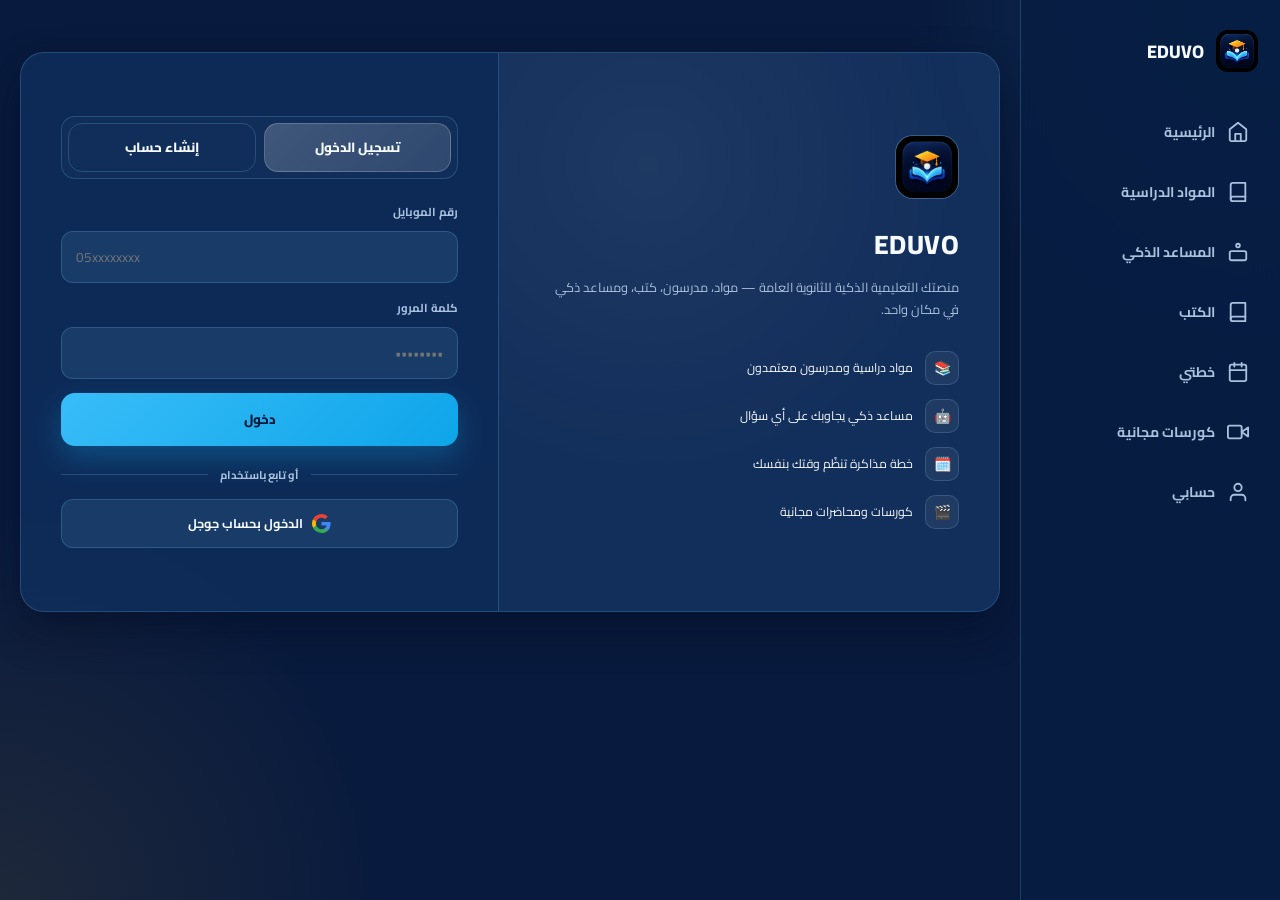
<file: index.html>
<!DOCTYPE html>
<html lang="ar" dir="rtl">
<head>
  <meta charset="UTF-8" />
  <meta name="viewport" content="width=device-width, initial-scale=1.0, maximum-scale=1.0, user-scalable=no" />
  <title>EDUVO | منصة تعليمية ذكية</title>

  <link rel="manifest" href="manifest.json" />
  <meta name="theme-color" content="#081a3d" />
  <meta name="apple-mobile-web-app-capable" content="yes" />
  <meta name="apple-mobile-web-app-status-bar-style" content="black-translucent" />
  <meta name="apple-mobile-web-app-title" content="EDUVO" />
  <link rel="icon" type="image/png" sizes="512x512" href="icons/icon-512.png" />
  <link rel="apple-touch-icon" href="icons/icon-512.png" />

  <link rel="preconnect" href="https://fonts.googleapis.com" />
  <link rel="preconnect" href="https://fonts.gstatic.com" crossorigin />
  <link href="https://fonts.googleapis.com/css2?family=Cairo:wght@400;700;800&display=swap" rel="stylesheet" />
  <link rel="stylesheet" href="css/styles.css" />
</head>
<body>
  <div id="app-shell">
    <aside class="sidebar" aria-label="قائمة جانبية">
      <div style="display:flex; align-items:center; justify-content:space-between; margin-bottom:18px; padding:8px 6px;">
        <div style="display:flex; align-items:center; gap:12px;">
          <img src="icons/icon-512.png" alt="شعار EDUVO" style="width:42px; height:42px; display:block; border-radius:12px; object-fit:cover;" />
          <div style="font-size:1.3rem; font-weight:800;">EDUVO</div>
        </div>
        <button type="button" id="sidebar-close-btn" onclick="closeMobileSidebar()" style="display:none; background:none; border:none; color:var(--muted); font-size:1.3rem; cursor:pointer;">✕</button>
      </div>

      <div class="sidebar-item active" data-target="screen-dashboard">
        <svg class="svg-icon" viewBox="0 0 24 24"><path d="M3 9l9-7 9 7v11a2 2 0 0 1-2 2H5a2 2 0 0 1-2-2z"/><path d="M9 21v-7h6v7"/></svg>
        <span>الرئيسية</span>
      </div>
      <div class="sidebar-item" data-target="screen-subjects">
        <svg class="svg-icon" viewBox="0 0 24 24"><path d="M4 19.5A2.5 2.5 0 0 1 6.5 17H20"/><path d="M6.5 2H20v20H6.5A2.5 2.5 0 0 1 4 19.5v-15A2.5 2.5 0 0 1 6.5 2z"/></svg>
        <span>المواد الدراسية</span>
      </div>
      <div class="sidebar-item" data-target="screen-ai">
        <svg class="svg-icon" viewBox="0 0 24 24"><rect x="3" y="11" width="18" height="10" rx="2"/><circle cx="12" cy="5" r="2"/></svg>
        <span>المساعد الذكي</span>
      </div>
      <div class="sidebar-item" data-target="screen-books">
        <svg class="svg-icon" viewBox="0 0 24 24"><path d="M4 19.5A2.5 2.5 0 0 1 6.5 17H20"/><path d="M6.5 2H20v20H6.5A2.5 2.5 0 0 1 4 19.5v-15A2.5 2.5 0 0 1 6.5 2z"/></svg>
        <span>الكتب</span>
      </div>
      <div class="sidebar-item" data-target="screen-planner">
        <svg class="svg-icon" viewBox="0 0 24 24"><rect x="3" y="4" width="18" height="18" rx="2"/><line x1="16" y1="2" x2="16" y2="6"/><line x1="8" y1="2" x2="8" y2="6"/><line x1="3" y1="10" x2="21" y2="10"/></svg>
        <span>خطتي</span>
      </div>
      <div class="sidebar-item" data-target="screen-courses">
        <svg class="svg-icon" viewBox="0 0 24 24"><polygon points="23 7 16 12 23 17 23 7"/><rect x="1" y="5" width="15" height="14" rx="2"/></svg>
        <span>كورسات مجانية</span>
      </div>
      <div class="sidebar-item" data-target="screen-profile">
        <svg class="svg-icon" viewBox="0 0 24 24"><path d="M20 21v-2a4 4 0 0 0-4-4H8a4 4 0 0 0-4 4v2"/><circle cx="12" cy="7" r="4"/></svg>
        <span>حسابي</span>
      </div>
    </aside>

    <main class="main-content">
      <div id="global-topbar">
        <div style="display:flex; align-items:center; gap:10px;">
          <button type="button" id="mobile-menu-btn" onclick="openMobileSidebar()" aria-label="فتح القائمة">
            <svg viewBox="0 0 24 24" fill="none" stroke="currentColor" stroke-width="2"><line x1="4" y1="7" x2="20" y2="7"/><line x1="4" y1="12" x2="20" y2="12"/><line x1="4" y1="17" x2="20" y2="17"/></svg>
          </button>
          <div class="global-search-wrap" style="flex:1;">
            <svg viewBox="0 0 24 24" fill="none" stroke="currentColor" stroke-width="2"><circle cx="11" cy="11" r="8"/><line x1="21" y1="21" x2="16.65" y2="16.65"/></svg>
            <input type="text" id="global-search-input" placeholder="ابحث عن مادة، مدرس، كتاب، درس، أو محتوى..." autocomplete="off" />
          </div>
        </div>
        <div id="global-search-results" class="global-search-results"></div>
      </div>

      <section id="screen-auth" class="screen active"></section>
      <section id="screen-dashboard" class="screen"></section>
      <section id="screen-subjects" class="screen"></section>
      <section id="screen-subject-detail" class="screen"></section>
      <section id="screen-ai" class="screen"></section>
      <section id="screen-books" class="screen"></section>
      <section id="screen-planner" class="screen"></section>
      <section id="screen-courses" class="screen"></section>
      <section id="screen-lecture" class="screen"></section>
      <section id="screen-profile" class="screen"></section>
    </main>

    <div id="sidebar-overlay" onclick="closeMobileSidebar()"></div>
  </div>

  <div id="task-modal-overlay" class="modal-overlay">
    <div class="modal-box">
      <div style="display:flex; justify-content:space-between; align-items:center; margin-bottom:16px;">
        <h3 id="task-modal-title">مهمة جديدة</h3>
        <button type="button" id="task-modal-close" class="modal-close-btn">✕</button>
      </div>
      <div class="input-group">
        <label>المادة</label>
        <select id="task-subject" class="input-control">
          <option value="">بدون مادة محددة</option>
        </select>
      </div>
      <div class="input-group">
        <label>اسم المهمة</label>
        <input type="text" id="task-title" class="input-control" placeholder="مثال: مراجعة الوحدة الثالثة" />
      </div>
      <div style="display:grid; grid-template-columns:1fr 1fr; gap:10px;">
        <div class="input-group">
          <label>اليوم</label>
          <select id="task-day" class="input-control">
            <option value="السبت">السبت</option>
            <option value="الأحد">الأحد</option>
            <option value="الاثنين">الاثنين</option>
            <option value="الثلاثاء">الثلاثاء</option>
            <option value="الأربعاء">الأربعاء</option>
            <option value="الخميس">الخميس</option>
            <option value="الجمعة">الجمعة</option>
          </select>
        </div>
        <div class="input-group">
          <label>تكرار أسبوعي</label>
          <select id="task-repeat" class="input-control">
            <option value="true">أسبوعيًا</option>
            <option value="false">مرة واحدة</option>
          </select>
        </div>
      </div>
      <div style="display:grid; grid-template-columns:1fr 1fr; gap:10px;">
        <div class="input-group">
          <label>وقت البداية</label>
          <input type="time" id="task-start" class="input-control" />
        </div>
        <div class="input-group">
          <label>وقت النهاية</label>
          <input type="time" id="task-end" class="input-control" />
        </div>
      </div>
      <div class="input-group">
        <label>التذكير قبل الموعد</label>
        <select id="task-reminder" class="input-control">
          <option value="0">بدون تذكير</option>
          <option value="5">5 دقائق</option>
          <option value="10" selected>10 دقائق</option>
          <option value="15">15 دقيقة</option>
          <option value="30">30 دقيقة</option>
        </select>
      </div>
      <div class="input-group">
        <label>ملاحظات (اختياري)</label>
        <textarea id="task-notes" class="input-control" rows="2" placeholder="أي تفاصيل إضافية..."></textarea>
      </div>
      <button type="button" class="btn-primary" id="task-save-btn">إضافة إلى الجدول</button>
    </div>
  </div>

  <div id="timer-modal-overlay" class="modal-overlay">
    <div class="modal-box timer-box">
      <div id="timer-subject-icon" style="font-size:2.4rem; margin-bottom:6px;">📚</div>
      <div id="timer-task-title" style="font-weight:800; font-size:1.2rem; margin-bottom:4px;"></div>
      <div id="timer-task-subtitle" style="color:var(--muted); margin-bottom:22px;"></div>
      <div id="timer-display" class="timer-display">00:00</div>
      <div style="display:flex; gap:10px; margin-top:26px;">
        <button type="button" class="btn-secondary" id="timer-pause-btn" style="flex:1;">⏸ إيقاف مؤقت</button>
        <button type="button" class="btn-primary" id="timer-finish-btn" style="flex:1;">✓ إنهاء المهمة</button>
      </div>
    </div>
  </div>


  <script src="js/app.js"></script>
</body>
</html>
</file>
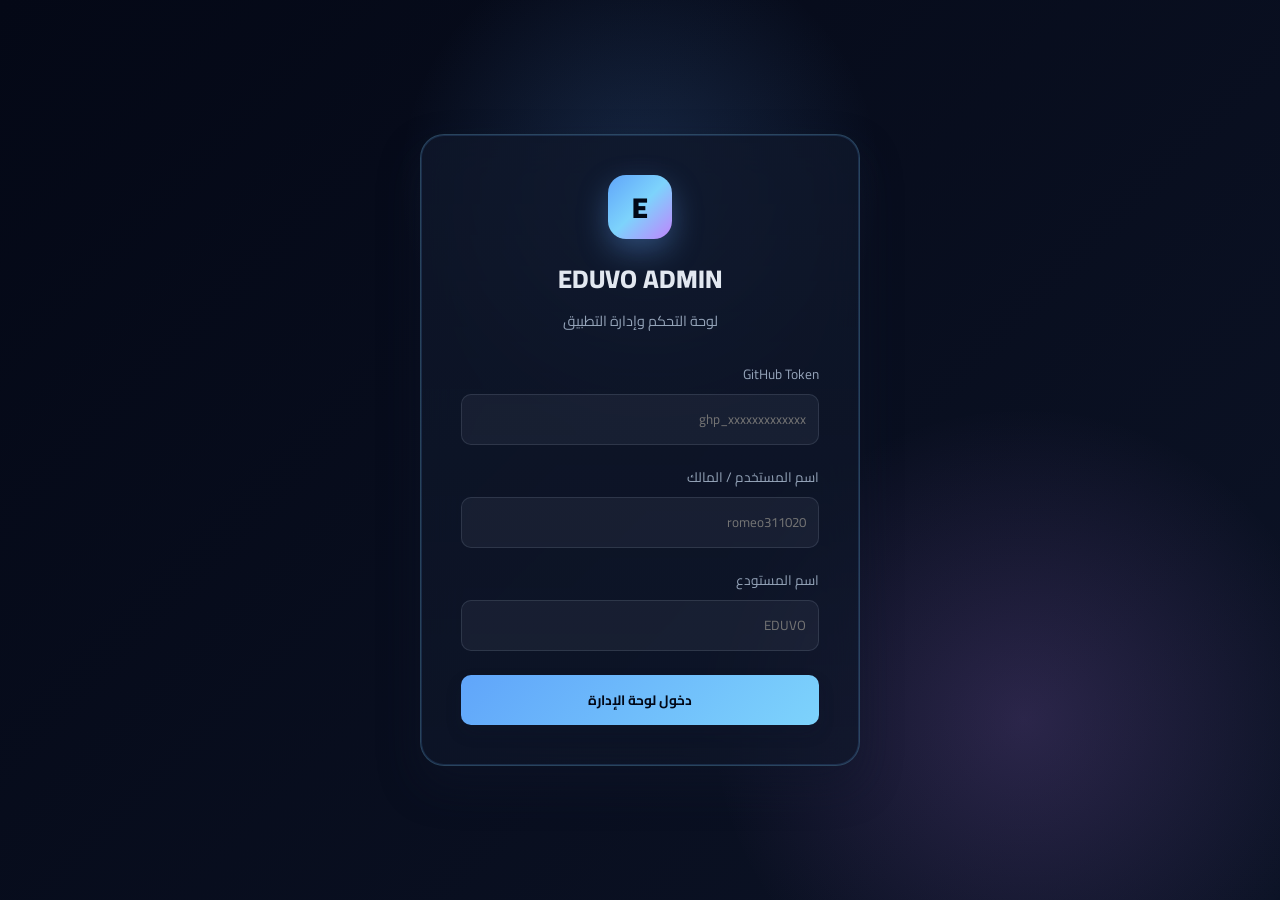
<file: admin.html>
<!DOCTYPE html>
<html lang="ar" dir="rtl">
<head>
    <meta charset="UTF-8">
    <meta name="viewport" content="width=device-width, initial-scale=1.0, maximum-scale=1.0, user-scalable=no">
    <title>EDUVO ADMIN | لوحة التحكم والإدارة</title>
    
    <link rel="preconnect" href="https://fonts.googleapis.com">
    <link rel="preconnect" href="https://fonts.gstatic.com" crossorigin>
    <link href="https://fonts.googleapis.com/css2?family=Cairo:wght@300;400;500;600;700;800;900&display=swap" rel="stylesheet">

    <style>
        /* ==========================================================================
           1. DESIGN SYSTEM & DARK PREMIUM THEME (EDUVO IDENTITY)
           ========================================================================== */
        :root {
            --bg-main: #040816;
            --bg-app: radial-gradient(circle at top, rgba(96, 165, 250, 0.18), transparent 30%),
                      linear-gradient(135deg, #040816 0%, #0a1020 32%, #09131f 100%);
            --bg-card: rgba(15, 23, 42, 0.76);
            --bg-card-solid: #0f172a;
            --bg-sidebar: rgba(8, 12, 24, 0.95);
            --bg-input: rgba(148, 163, 184, 0.08);

            --accent-blue: #60a5fa;
            --accent-cyan: #7dd3fc;
            --accent-gold: #fbbf24;
            --accent-pink: #c084fc;
            --on-accent: #020817;

            --status-active: #34d399;
            --status-pending: #fbbf24;
            --status-suspended: #f87171;
            --status-rejected: #94a3b8;

            --text-main: #e2e8f0;
            --text-muted: #94a3b8;
            --border-color: rgba(148, 163, 184, 0.18);
            --border-glow: rgba(125, 211, 252, 0.26);
            
            --sidebar-width: 260px;
            --radius-sm: 10px;
            --radius-md: 16px;
            --radius-lg: 24px;
            --radius-full: 9999px;
            
            --shadow-glow: 0 20px 40px rgba(15, 23, 42, 0.45);
            --shadow-gold: 0 0 28px rgba(251, 191, 36, 0.16);
            --transition: all 0.3s cubic-bezier(0.4, 0, 0.2, 1);
        }

        * {
            box-sizing: border-box;
            margin: 0;
            padding: 0;
            font-family: 'Cairo', sans-serif;
            -webkit-tap-highlight-color: transparent;
        }

        body {
            background: var(--bg-app);
            color: var(--text-main);
            min-height: 100vh;
            overflow-x: hidden;
            direction: rtl;
        }

        /* App Wrapper */
        #admin-app {
            display: flex;
            width: 100vw;
            height: 100vh;
            overflow: hidden;
            position: relative;
            background: rgba(2, 6, 23, 0.22);
        }

        /* ==========================================================================
           2. LOGIN SCREEN (AUTHENTICATION OVERLAY)
           ========================================================================== */
        #admin-login-overlay {
            position: fixed;
            inset: 0;
            background:
                radial-gradient(circle at 50% 20%, rgba(96, 165, 250, 0.18), transparent 25%),
                radial-gradient(circle at 80% 80%, rgba(192, 132, 252, 0.18), transparent 25%),
                linear-gradient(135deg, #040816 0%, #0c1326 100%);
            z-index: 1000;
            display: flex;
            justify-content: center;
            align-items: center;
            padding: 20px;
            transition: var(--transition);
        }

        .login-card {
            background: linear-gradient(180deg, rgba(15, 23, 42, 0.82), rgba(15, 23, 42, 0.66));
            backdrop-filter: blur(20px);
            -webkit-backdrop-filter: blur(20px);
            border: 1px solid rgba(125, 211, 252, 0.25);
            border-radius: var(--radius-lg);
            padding: 40px;
            width: 100%;
            max-width: 440px;
            box-shadow: var(--shadow-glow), 0 0 0 1px rgba(96, 165, 250, 0.16) inset;
            text-align: center;
            animation: fadeIn 0.5s ease-out;
        }

        .brand-logo {
            width: 64px;
            height: 64px;
            background: linear-gradient(135deg, var(--accent-blue), var(--accent-cyan), var(--accent-pink));
            border-radius: 18px;
            display: flex;
            align-items: center;
            justify-content: center;
            margin: 0 auto 16px auto;
            font-size: 1.8rem;
            font-weight: 900;
            color: var(--on-accent);
            box-shadow: 0 12px 30px rgba(96, 165, 250, 0.35);
        }

        /* ==========================================================================
           3. SIDEBAR & NAVIGATION (DESKTOP & MOBILE DRAWER)
           ========================================================================== */
        .sidebar {
            width: var(--sidebar-width);
            height: 100%;
            background: linear-gradient(180deg, rgba(8, 12, 24, 0.97), rgba(15, 23, 42, 0.94));
            border-left: 1px solid var(--border-color);
            display: flex;
            flex-direction: column;
            padding: 24px 14px;
            z-index: 90;
            transition: var(--transition);
            box-shadow: inset -1px 0 0 rgba(148, 163, 184, 0.1);
        }

        .sidebar-brand {
            display: flex;
            align-items: center;
            gap: 12px;
            margin-bottom: 32px;
            padding: 0 8px;
        }

        .sidebar-menu {
            display: flex;
            flex-direction: column;
            gap: 6px;
            flex: 1;
            overflow-y: auto;
            padding-left: 2px;
        }

        .nav-item {
            display: flex;
            align-items: center;
            gap: 12px;
            padding: 12px 16px;
            color: var(--text-muted);
            border-radius: var(--radius-md);
            cursor: pointer;
            font-weight: 600;
            font-size: 0.95rem;
            transition: var(--transition);
            border: 1px solid transparent;
        }

        .nav-item:hover, .nav-item.active {
            background: linear-gradient(90deg, rgba(96, 165, 250, 0.12), rgba(125, 211, 252, 0.06));
            color: var(--text-main);
            border-color: rgba(125, 211, 252, 0.2);
            box-shadow: inset 0 0 0 1px rgba(125, 211, 252, 0.12);
            border-right: 3px solid var(--accent-cyan);
        }

        .nav-item.active .svg-icon {
            stroke: var(--accent-cyan);
            filter: drop-shadow(0 0 5px rgba(125, 211, 252, 0.6));
        }

        /* Mobile Header & Overlay */
        .mobile-header {
            display: none;
            height: 60px;
            background: var(--bg-sidebar);
            border-bottom: 1px solid var(--border-color);
            align-items: center;
            justify-content: space-between;
            padding: 0 20px;
            z-index: 80;
        }

        .sidebar-overlay {
            display: none;
            position: fixed;
            inset: 0;
            background: rgba(0,0,0,0.6);
            backdrop-filter: blur(4px);
            z-index: 85;
        }

        @media (max-width: 1024px) {
            .mobile-header { display: flex; }
            .sidebar {
                position: fixed;
                right: -100%;
                top: 0;
                bottom: 0;
                box-shadow: -10px 0 30px rgba(0,0,0,0.5);
            }
            .sidebar.open { right: 0; }
            .sidebar-overlay.active { display: block; }
        }

        /* ==========================================================================
           4. MAIN DASHBOARD CONTENT AREA
           ========================================================================== */
        .main-content {
            flex: 1;
            height: 100%;
            overflow-y: auto;
            padding: 30px;
            display: flex;
            flex-direction: column;
            gap: 24px;
        }

        .top-bar {
            display: flex;
            justify-content: space-between;
            align-items: center;
            gap: 20px;
            flex-wrap: wrap;
        }

        .search-box {
            position: relative;
            min-width: 280px;
        }

        .search-box input {
            width: 100%;
            background: var(--bg-input);
            border: 1px solid var(--border-color);
            border-radius: var(--radius-md);
            padding: 10px 16px 10px 40px;
            color: var(--text-main);
            outline: none;
            transition: var(--transition);
        }

        .search-box input:focus {
            border-color: var(--accent-cyan);
            box-shadow: 0 0 10px rgba(0,210,255,0.2);
        }

        /* Grid Utilities */
        .stats-grid {
            display: grid;
            grid-template-columns: repeat(auto-fit, minmax(220px, 1fr));
            gap: 20px;
        }

        .stat-card {
            background: linear-gradient(180deg, rgba(15, 23, 42, 0.8), rgba(15, 23, 42, 0.72));
            backdrop-filter: blur(12px);
            border: 1px solid rgba(148, 163, 184, 0.18);
            border-radius: var(--radius-md);
            padding: 20px;
            position: relative;
            overflow: hidden;
            transition: var(--transition);
            box-shadow: 0 10px 26px rgba(15, 23, 42, 0.2);
        }

        .stat-card:hover {
            transform: translateY(-3px);
            border-color: var(--border-glow);
            box-shadow: var(--shadow-glow);
        }

        .stat-card::before {
            content: '';
            position: absolute;
            top: 0;
            right: 0;
            width: 4px;
            height: 100%;
            background: linear-gradient(180deg, var(--accent-cyan), var(--accent-blue));
        }

        .stat-card.gold::before { background: linear-gradient(180deg, var(--accent-gold), #f59e0b); }
        .stat-card.green::before { background: linear-gradient(180deg, var(--status-active), #10b981); }
        .stat-card.red::before { background: linear-gradient(180deg, var(--status-suspended), #ef4444); }

        .stat-val {
            font-size: 2rem;
            font-weight: 800;
            margin: 8px 0 4px 0;
            letter-spacing: -0.03em;
        }

        /* Data Tables */
        .table-container {
            background: linear-gradient(180deg, rgba(15, 23, 42, 0.82), rgba(15, 23, 42, 0.7));
            backdrop-filter: blur(12px);
            border: 1px solid var(--border-color);
            border-radius: var(--radius-md);
            overflow-x: auto;
            box-shadow: 0 12px 25px rgba(15, 23, 42, 0.18);
        }

        table {
            width: 100%;
            border-collapse: collapse;
            text-align: right;
            font-size: 0.9rem;
        }

        th, td {
            padding: 16px 20px;
            border-bottom: 1px solid rgba(148, 163, 184, 0.12);
            white-space: nowrap;
        }

        th {
            background: rgba(148, 163, 184, 0.04);
            color: var(--text-muted);
            font-weight: 700;
        }

        tr:hover { background: rgba(96, 165, 250, 0.05); }

        /* Status Badges */
        .badge {
            display: inline-flex;
            align-items: center;
            gap: 6px;
            padding: 4px 12px;
            border-radius: var(--radius-full);
            font-size: 0.8rem;
            font-weight: 700;
        }

        .badge-active { background: rgba(52, 211, 153, 0.1); color: var(--status-active); border: 1px solid rgba(52, 211, 153, 0.3); }
        .badge-pending { background: rgba(251, 191, 36, 0.12); color: var(--status-pending); border: 1px solid rgba(251, 191, 36, 0.3); }
        .badge-suspended { background: rgba(248, 113, 113, 0.1); color: var(--status-suspended); border: 1px solid rgba(248, 113, 113, 0.3); }

        /* Form Inputs & Buttons */
        .btn {
            padding: 8px 16px;
            border-radius: var(--radius-sm);
            font-weight: 700;
            font-size: 0.85rem;
            border: none;
            cursor: pointer;
            display: inline-flex;
            align-items: center;
            gap: 6px;
            transition: var(--transition);
            box-shadow: 0 8px 16px rgba(15, 23, 42, 0.18);
        }

        .btn-success { background: linear-gradient(135deg, #34d399, #10b981); color: #02130f; }
        .btn-danger { background: linear-gradient(135deg, #f87171, #ef4444); color: #fff; }
        .btn-primary { background: linear-gradient(135deg, var(--accent-blue), var(--accent-cyan)); color: var(--on-accent); }
        .btn-secondary { background: rgba(148, 163, 184, 0.08); color: var(--text-main); border: 1px solid var(--border-color); }

        .btn:hover { opacity: 0.94; transform: translateY(-1px) scale(1.01); }

        .github-settings-grid {
            display: grid;
            grid-template-columns: repeat(auto-fit, minmax(220px, 1fr));
            gap: 16px;
            margin-top: 16px;
        }

        .github-field {
            display: flex;
            flex-direction: column;
            gap: 8px;
        }

        .github-field label {
            font-size: 0.8rem;
            color: var(--text-muted);
            font-weight: 700;
        }

        .github-field input,
        .github-field textarea {
            width: 100%;
            background: var(--bg-input);
            border: 1px solid var(--border-color);
            border-radius: var(--radius-sm);
            padding: 12px 14px;
            color: #fff;
            outline: none;
            resize: vertical;
        }

        .github-field input:focus,
        .github-field textarea:focus {
            border-color: var(--accent-cyan);
            box-shadow: 0 0 10px rgba(255, 255, 255, 0.12);
        }

        .github-actions {
            display: flex;
            flex-wrap: wrap;
            gap: 10px;
            margin-top: 16px;
        }

        .github-status {
            margin-top: 16px;
            padding: 12px 14px;
            border-radius: var(--radius-sm);
            font-size: 0.85rem;
            line-height: 1.6;
            border: 1px solid transparent;
            background: rgba(148, 163, 184, 0.08);
            color: var(--text-main);
        }

        .github-status.success {
            background: rgba(16, 185, 129, 0.1);
            border-color: rgba(16, 185, 129, 0.35);
            color: var(--status-active);
        }

        .github-status.warning {
            background: rgba(245, 158, 11, 0.08);
            border-color: rgba(245, 158, 11, 0.35);
            color: var(--accent-gold);
        }

        .github-status.error {
            background: rgba(239, 68, 68, 0.08);
            border-color: rgba(239, 68, 68, 0.35);
            color: var(--status-suspended);
        }

        /* Views Switching System */
        .view-panel {
            display: none;
            flex-direction: column;
            gap: 20px;
            animation: fadeIn 0.3s ease-in-out;
        }

        .view-panel.active { display: flex; }

        /* SVG Icon helper */
        .svg-icon {
            width: 20px;
            height: 20px;
            fill: none;
            stroke: currentColor;
            stroke-width: 2;
            stroke-linecap: round;
            stroke-linejoin: round;
        }

        @keyframes fadeIn {
            from { opacity: 0; transform: translateY(6px); }
            to { opacity: 1; transform: translateY(0); }
        }
    </style>
</head>

<body>
    <div id="admin-login-overlay">
        <div class="login-card">
            <div class="brand-logo">E</div>
            <h2 style="font-size: 1.6rem; font-weight: 800; margin-bottom: 4px;">EDUVO ADMIN</h2>
            <p style="color: var(--text-muted); font-size: 0.9rem; margin-bottom: 24px;">لوحة التحكم وإدارة التطبيق</p>
            
            <div id="login-error-msg" style="display: none; color: var(--status-suspended); background: rgba(239, 68, 68, 0.1); border: 1px solid var(--status-suspended); padding: 10px; border-radius: var(--radius-sm); font-size: 0.85rem; margin-bottom: 16px;"></div>

            <form onsubmit="handleGitHubLogin(event)">
                <div style="text-align: right; margin-bottom: 16px;">
                    <label style="font-size: 0.85rem; color: var(--text-muted);">GitHub Token</label>
                    <input type="password" id="github-token-login" required placeholder="ghp_xxxxxxxxxxxxx" style="width: 100%; background: var(--bg-input); border: 1px solid var(--border-color); border-radius: var(--radius-sm); padding: 12px; color: #fff; margin-top: 6px; outline: none;">
                </div>
                <div style="text-align: right; margin-bottom: 16px;">
                    <label style="font-size: 0.85rem; color: var(--text-muted);">اسم المستخدم / المالك</label>
                    <input type="text" id="github-owner-login" required placeholder="romeo311020" style="width: 100%; background: var(--bg-input); border: 1px solid var(--border-color); border-radius: var(--radius-sm); padding: 12px; color: #fff; margin-top: 6px; outline: none;">
                </div>
                <div style="text-align: right; margin-bottom: 24px;">
                    <label style="font-size: 0.85rem; color: var(--text-muted);">اسم المستودع</label>
                    <input type="text" id="github-repo-login" required placeholder="EDUVO" style="width: 100%; background: var(--bg-input); border: 1px solid var(--border-color); border-radius: var(--radius-sm); padding: 12px; color: #fff; margin-top: 6px; outline: none;">
                </div>
                <button type="submit" class="btn btn-primary" style="width: 100%; justify-content: center; padding: 12px;">دخول لوحة الإدارة</button>
            </form>
        </div>
    </div>

    <div id="admin-app">

        <div class="sidebar-overlay" onclick="toggleSidebar()"></div>

        <aside class="sidebar" id="app-sidebar">
            <div class="sidebar-brand">
                <div class="brand-logo" style="width: 40px; height: 40px; font-size: 1.2rem; margin:0;">E</div>
                <div>
                    <h3 style="font-size: 1.1rem; font-weight: 800; line-height: 1;">EDUVO</h3>
                    <span style="font-size: 0.75rem; color: var(--accent-gold); font-weight: 700;">ADMIN PANEL</span>
                </div>
            </div>

            <nav class="sidebar-menu">
                <div class="nav-item active" onclick="switchView('view-dashboard', this)">
                    <svg class="svg-icon" viewBox="0 0 24 24"><rect x="3" y="3" width="7" height="7"/><rect x="14" y="3" width="7" height="7"/><rect x="14" y="14" width="7" height="7"/><rect x="3" y="14" width="7" height="7"/></svg>
                    <span>الرئيسية</span>
                </div>
                <div class="nav-item" onclick="switchView('view-subjects', this)">
                    <svg class="svg-icon" viewBox="0 0 24 24"><path d="M4 19.5A2.5 2.5 0 0 1 6.5 17H20"/><path d="M6.5 2H20v20H6.5A2.5 2.5 0 0 1 4 19.5v-15A2.5 2.5 0 0 1 6.5 2z"/></svg>
                    <span>إدارة المواد</span>
                </div>
                <div class="nav-item" onclick="switchView('view-teachers', this)">
                    <svg class="svg-icon" viewBox="0 0 24 24"><path d="M17 21v-2a4 4 0 0 0-4-4H5a4 4 0 0 0-4 4v2"/><circle cx="9" cy="7" r="4"/><path d="M23 21v-2a4 4 0 0 0-3-3.87"/><path d="M16 3.13a4 4 0 0 1 0 7.75"/></svg>
                    <span>إدارة المعلمين</span>
                </div>
                <div class="nav-item" onclick="switchView('view-books', this)">
                    <svg class="svg-icon" viewBox="0 0 24 24"><path d="M4 19.5A2.5 2.5 0 0 1 6.5 17H20"/><path d="M6.5 2H20v20H6.5A2.5 2.5 0 0 1 4 19.5v-15A2.5 2.5 0 0 1 6.5 2z"/></svg>
                    <span>إدارة الكتب</span>
                </div>
                <div class="nav-item" onclick="switchView('view-courses', this)">
                    <svg class="svg-icon" viewBox="0 0 24 24"><polygon points="23 7 16 12 23 17 23 7"/><rect x="1" y="5" width="15" height="14" rx="2"/></svg>
                    <span>الكورسات المجانية</span>
                </div>
                <div class="nav-item" onclick="switchView('view-students', this)">
                    <svg class="svg-icon" viewBox="0 0 24 24"><path d="M17 21v-2a4 4 0 0 0-4-4H5a4 4 0 0 0-4 4v2"/><circle cx="9" cy="7" r="4"/><path d="M23 21v-2a4 4 0 0 0-3-3.87"/><path d="M16 3.13a4 4 0 0 1 0 7.75"/></svg>
                    <span>إدارة الطلاب</span>
                    <span id="pending-badge-count" style="margin-right: auto; background: var(--accent-gold); color: #000; font-size: 0.75rem; padding: 2px 8px; border-radius: 10px; font-weight: bold;">0</span>
                </div>
                <div class="nav-item" onclick="switchView('view-settings', this)">
                    <svg class="svg-icon" viewBox="0 0 24 24"><circle cx="12" cy="12" r="1"/><path d="M12 1v6m0 6v4"/><path d="M4.22 4.22l4.24 4.24m2.12 2.12l4.24 4.24M1 12h6m6 0h4m-4.22 7.78l-4.24-4.24m-2.12-2.12l-4.24-4.24"/></svg>
                    <span>الإعدادات</span>
                </div>
            </nav>

            <div style="border-top: 1px solid var(--border-color); padding-top: 16px; margin-top: 16px;">
                <div class="nav-item" style="color: var(--status-suspended);" onclick="handleAdminLogout()">
                    <svg class="svg-icon" viewBox="0 0 24 24"><path d="M9 21H5a2 2 0 0 1-2-2V5a2 2 0 0 1 2-2h4"/><polyline points="16 17 21 12 16 7"/><line x1="21" y1="12" x2="9" y2="12"/></svg>
                    <span>تسجيل الخروج</span>
                </div>
            </div>
        </aside>

        <main class="main-content">

            <div class="mobile-header">
                <div style="display: flex; align-items: center; gap: 10px;">
                    <div class="brand-logo" style="width: 32px; height: 32px; font-size: 1rem; margin:0;">E</div>
                    <span style="font-weight: 800; font-size: 1.1rem;">EDUVO ADMIN</span>
                </div>
                <button class="btn btn-secondary" onclick="toggleSidebar()">☰</button>
            </div>

            <div class="top-bar">
                <div>
                    <h1 style="font-size: 1.5rem; font-weight: 800;">مرحبًا بك في EDUVO ADMIN 👋</h1>
                    <p style="color: var(--text-muted); font-size: 0.85rem;">نظام إدارة الطلاب والمحتوى التعليمي</p>
                </div>

                <div class="search-box">
                    <input type="text" id="global-search" placeholder="بحث بالاسم أو البريد الإلكتروني..." oninput="filterGlobalData(this.value)">
                </div>
            </div>

            <section id="view-dashboard" class="view-panel active">
                <div class="stats-grid">
                    <div class="stat-card">
                        <span style="color: var(--text-muted); font-size: 0.85rem;">إجمالي الطلاب</span>
                        <div class="stat-val" id="stat-total-students">0</div>
                        <span style="color: var(--accent-cyan); font-size: 0.75rem;">👥 المسجلين بالنظام</span>
                    </div>
                    <div class="stat-card green">
                        <span style="color: var(--text-muted); font-size: 0.85rem;">حسابات نشطة</span>
                        <div class="stat-val" style="color: var(--status-active);" id="stat-active-students">0</div>
                        <span style="color: var(--status-active); font-size: 0.75rem;">🟢 يمكنهم المذاكرة</span>
                    </div>
                    <div class="stat-card gold">
                        <span style="color: var(--text-muted); font-size: 0.85rem;">طلبات التفعيل</span>
                        <div class="stat-val" style="color: var(--accent-gold);" id="stat-pending-students">0</div>
                        <span style="color: var(--accent-gold); font-size: 0.75rem;">🟡 ينتظرون المراجعة</span>
                    </div>
                    <div class="stat-card red">
                        <span style="color: var(--text-muted); font-size: 0.85rem;">حسابات موقوفة</span>
                        <div class="stat-val" style="color: var(--status-suspended);" id="stat-suspended-students">0</div>
                        <span style="color: var(--status-suspended); font-size: 0.75rem;">🔴 محظورة من الدخول</span>
                    </div>
                </div>

                <h3 style="font-size: 1.1rem; margin-top: 10px;">أحدث التسجيلات</h3>
                <div class="table-container">
                    <table>
                        <thead>
                            <tr>
                                <th>الطالب</th>
                                <th>الصف / الشعبة</th>
                                <th>تاريخ التسجيل</th>
                                <th>الحالة</th>
                                <th>الإجراء</th>
                            </tr>
                        </thead>
                        <tbody id="recent-students-tbody">
                        </tbody>
                    </table>
                </div>
            </section>

            <section id="view-subjects" class="view-panel">
                <h2>إدارة المواد الدراسية 📚</h2>
                
                <div class="stat-card">
                    <h3 style="margin-bottom: 16px;">إضافة مادة جديدة</h3>
                    <div style="display: grid; grid-template-columns: repeat(auto-fit, minmax(200px, 1fr)); gap: 12px;">
                        <div class="github-field">
                            <label>اسم المادة</label>
                            <input type="text" id="subject-name" placeholder="مثال: الرياضيات">
                        </div>
                        <div class="github-field">
                            <label>الأيقونة</label>
                            <input type="text" id="subject-icon" placeholder="📐" maxlength="2">
                        </div>
                        <div class="github-field">
                            <label>اللون (Hex)</label>
                            <input type="text" id="subject-color" placeholder="#2a2a2a" value="#2a2a2a">
                        </div>
                        <div class="github-field">
                            <label>الصف الدراسي</label>
                            <select id="subject-grade">
                                <option value="">كل الصفوف (بدون تحديد)</option>
                                <option value="الصف الأول الثانوي">الصف الأول الثانوي</option>
                                <option value="الصف الثاني الثانوي - باكالوريا">الصف الثاني الثانوي - باكالوريا</option>
                                <option value="الصف الثالث الثانوي">الصف الثالث الثانوي</option>
                            </select>
                        </div>
                    </div>
                    <div class="github-field" style="margin-top: 12px;">
                        <label>الوصف</label>
                        <textarea id="subject-description" rows="4" placeholder="وصف المادة والمحتوى المتضمن..."></textarea>
                    </div>
                    <div class="github-actions" style="margin-top: 16px;">
                        <button type="button" class="btn btn-primary" onclick="addNewSubject()">➕ إضافة المادة</button>
                    </div>
                </div>

                <h3 style="margin-top: 20px; margin-bottom: 12px;">المواد الحالية</h3>
                <div class="table-container">
                    <table>
                        <thead>
                            <tr>
                                <th>المادة</th>
                                <th>الوصف</th>
                                <th>الصف</th>
                                <th>عدد المعلمين</th>
                                <th>العمليات</th>
                            </tr>
                        </thead>
                        <tbody id="subjects-tbody">
                        </tbody>
                    </table>
                </div>
            </section>

            <section id="view-teachers" class="view-panel">
                <h2>إدارة المعلمين والمعلمات 👨‍🏫</h2>
                
                <div class="stat-card">
                    <h3 style="margin-bottom: 16px;">إضافة معلم/معلمة جديد</h3>
                    <div style="display: grid; grid-template-columns: repeat(auto-fit, minmax(200px, 1fr)); gap: 12px;">
                        <div class="github-field">
                            <label>الاسم</label>
                            <input type="text" id="teacher-name" placeholder="أحمد محمد علي">
                        </div>
                        <div class="github-field">
                            <label>التخصص</label>
                            <input type="text" id="teacher-specialty" placeholder="الجبر والهندسة">
                        </div>
                        <div class="github-field">
                            <label>المادة</label>
                            <select id="teacher-subject">
                                <option value="">-- اختر المادة --</option>
                            </select>
                        </div>
                        <div class="github-field">
                            <label>التقييم (0-5)</label>
                            <input type="number" id="teacher-rating" placeholder="4.9" min="0" max="5" step="0.1" value="4.9">
                        </div>
                        <div class="github-field">
                            <label>عدد الطلاب</label>
                            <input type="number" id="teacher-students" placeholder="1000" min="0" value="1000">
                        </div>
                        <div class="github-field">
                            <label>رابط الموقع</label>
                            <input type="url" id="teacher-website" placeholder="https://teacher.com">
                        </div>
                        <div class="github-field">
                            <label>رابط صورة المدرس</label>
                            <input type="url" id="teacher-photo" placeholder="https://example.com/photo.jpg">
                        </div>
                    </div>
                    <div class="github-field" style="margin-top: 12px;">
                        <label>أسلوب التدريس</label>
                        <textarea id="teacher-style" rows="3" placeholder="وصف أسلوب التدريس والمميزات..."></textarea>
                    </div>
                    <div class="github-actions" style="margin-top: 16px;">
                        <button type="button" class="btn btn-primary" onclick="addNewTeacher()">➕ إضافة المعلم</button>
                    </div>
                </div>

                <h3 style="margin-top: 20px; margin-bottom: 12px;">قائمة المعلمين</h3>
                <div class="table-container">
                    <table>
                        <thead>
                            <tr>
                                <th>الاسم</th>
                                <th>المادة</th>
                                <th>التخصص</th>
                                <th>التقييم</th>
                                <th>الطلاب</th>
                                <th>العمليات</th>
                            </tr>
                        </thead>
                        <tbody id="teachers-tbody">
                        </tbody>
                    </table>
                </div>
            </section>

            <section id="view-books" class="view-panel">
                <h2>إدارة الكتب 📘</h2>
                <p style="color: var(--text-muted); font-size: 0.9rem; margin-bottom: 16px;">
                    ارفع ملف الكتاب (PDF) على استضافة خارجية (مثل Google Drive أو GitHub) ثم ضع رابط الملف هنا مباشرة.
                </p>

                <div class="stat-card">
                    <h3 style="margin-bottom: 16px;">إضافة كتاب جديد</h3>
                    <div style="display: grid; grid-template-columns: repeat(auto-fit, minmax(200px, 1fr)); gap: 12px;">
                        <div class="github-field">
                            <label>عنوان الكتاب</label>
                            <input type="text" id="book-title" placeholder="مثال: كتاب الرياضيات - الجبر والهندسة">
                        </div>
                        <div class="github-field">
                            <label>المادة</label>
                            <select id="book-subject">
                                <option value="">-- اختر المادة (اختياري) --</option>
                            </select>
                        </div>
                        <div class="github-field">
                            <label>رابط ملف PDF</label>
                            <input type="url" id="book-url" placeholder="https://example.com/book.pdf">
                        </div>
                        <div class="github-field">
                            <label>الصف الدراسي</label>
                            <select id="book-grade">
                                <option value="">كل الصفوف (بدون تحديد)</option>
                                <option value="الصف الأول الثانوي">الصف الأول الثانوي</option>
                                <option value="الصف الثاني الثانوي - باكالوريا">الصف الثاني الثانوي - باكالوريا</option>
                                <option value="الصف الثالث الثانوي">الصف الثالث الثانوي</option>
                            </select>
                        </div>
                    </div>
                    <div class="github-field" style="margin-top: 12px;">
                        <label>وصف مختصر عن الكتاب</label>
                        <textarea id="book-description" rows="3" placeholder="وصف قصير يظهر للطالب عن محتوى الكتاب..."></textarea>
                    </div>
                    <div class="github-actions" style="margin-top: 16px;">
                        <button type="button" class="btn btn-primary" onclick="addNewBook()">➕ إضافة الكتاب</button>
                    </div>
                </div>

                <h3 style="margin-top: 20px; margin-bottom: 12px;">الكتب الحالية</h3>
                <div class="table-container">
                    <table>
                        <thead>
                            <tr>
                                <th>العنوان</th>
                                <th>المادة</th>
                                <th>الصف</th>
                                <th>رابط PDF</th>
                                <th>العمليات</th>
                            </tr>
                        </thead>
                        <tbody id="books-tbody">
                        </tbody>
                    </table>
                </div>
            </section>

            <section id="view-courses" class="view-panel">
                <h2>إدارة الكورسات المجانية 🎓</h2>
                <p style="color: var(--text-muted); font-size: 0.9rem; margin-bottom: 16px;">
                    أضف رابط Embed للمحاضرة (مثل رابط تضمين من يوتيوب أو أي منصة فيديو تدعم الـ Embed).
                </p>

                <div class="stat-card">
                    <h3 id="course-form-title" style="margin-bottom: 16px;">➕ إضافة محاضرة جديدة</h3>
                    <div style="display: grid; grid-template-columns: repeat(auto-fit, minmax(220px, 1fr)); gap: 12px;">
                        <div class="github-field">
                            <label>اسم المدرس *</label>
                            <input type="text" id="course-teacher-name" placeholder="مستر مينا دياب">
                        </div>
                        <div class="github-field">
                            <label>رابط صورة المدرس</label>
                            <input type="url" id="course-teacher-image" placeholder="https://example.com/photo.jpg">
                        </div>
                        <div class="github-field">
                            <label>اسم المحاضرة *</label>
                            <input type="text" id="course-lecture-title" placeholder="مراجعة الوحدة الأولى">
                        </div>
                        <div class="github-field">
                            <label>المادة *</label>
                            <select id="course-subject">
                                <option value="">-- اختر المادة --</option>
                            </select>
                        </div>
                        <div class="github-field">
                            <label>مدة المحاضرة</label>
                            <input type="text" id="course-duration" placeholder="45 دقيقة">
                        </div>
                        <div class="github-field">
                            <label>التصنيف</label>
                            <input type="text" id="course-category" placeholder="مراجعات / شرح / حل أسئلة">
                        </div>
                        <div class="github-field">
                            <label>الصف الدراسي</label>
                            <select id="course-grade">
                                <option value="">كل الصفوف (بدون تحديد)</option>
                                <option value="الصف الأول الثانوي">الصف الأول الثانوي</option>
                                <option value="الصف الثاني الثانوي - باكالوريا">الصف الثاني الثانوي - باكالوريا</option>
                                <option value="الصف الثالث الثانوي">الصف الثالث الثانوي</option>
                            </select>
                        </div>
                        <div class="github-field">
                            <label>Embed URL *</label>
                            <input type="url" id="course-embed-url" placeholder="https://www.youtube.com/embed/xxxxxxxx">
                        </div>
                        <div class="github-field">
                            <label>رابط الصورة المصغرة (Thumbnail)</label>
                            <input type="url" id="course-thumbnail" placeholder="https://example.com/thumb.jpg">
                        </div>
                    </div>
                    <div class="github-field" style="margin-top: 12px;">
                        <label>وصف مختصر للمحاضرة</label>
                        <textarea id="course-description" rows="3" placeholder="وصف قصير يظهر للطالب..."></textarea>
                    </div>
                    <div style="display:flex; align-items:center; gap:10px; margin-top: 12px;">
                        <input type="checkbox" id="course-published" checked style="width:18px; height:18px;">
                        <label for="course-published" style="margin:0;">نشر المحاضرة (تظهر للطلاب فورًا)</label>
                    </div>
                    <div class="github-actions" style="margin-top: 16px;">
                        <button type="button" class="btn btn-primary" id="course-save-btn" onclick="saveCourseFromForm()">➕ إضافة المحاضرة</button>
                        <button type="button" class="btn btn-secondary" id="course-cancel-edit-btn" onclick="cancelEditCourse()" style="display:none;">إلغاء التعديل</button>
                    </div>
                </div>

                <h3 style="margin-top: 20px; margin-bottom: 12px;">المحاضرات الحالية</h3>
                <div class="table-container">
                    <table>
                        <thead>
                            <tr>
                                <th>المحاضرة</th>
                                <th>المدرس</th>
                                <th>المادة</th>
                                <th>الصف</th>
                                <th>الحالة</th>
                                <th>العمليات</th>
                            </tr>
                        </thead>
                        <tbody id="courses-tbody">
                        </tbody>
                    </table>
                </div>
            </section>

            <section id="view-students" class="view-panel">
                <h2>قائمة الطلاب 👨‍🎓</h2>
                <div class="table-container">
                    <table>
                        <thead>
                            <tr>
                                <th>الطالب</th>
                                <th>البريد الإلكتروني</th>
                                <th>الصف</th>
                                <th>الشعبة</th>
                                <th>الحالة</th>
                                <th>تغيير الحالة</th>
                            </tr>
                        </thead>
                        <tbody id="all-students-tbody">
                        </tbody>
                    </table>
                </div>
            </section>

            <section id="view-settings" class="view-panel">
                <h2>الإعدادات العامة ⚙️</h2>
                
                <div class="stat-card">
                    <h3 style="margin-bottom: 16px;">إعدادات التطبيق</h3>
                    <div style="display: grid; grid-template-columns: repeat(auto-fit, minmax(250px, 1fr)); gap: 16px;">
                        <div class="github-field">
                            <label>اسم التطبيق</label>
                            <input type="text" id="app-name" value="EDUVO">
                        </div>
                        <div class="github-field">
                            <label>الإصدار</label>
                            <input type="text" id="app-version" value="1.0.0">
                        </div>
                        <div class="github-field">
                            <label>البريد الإلكتروني للدعم</label>
                            <input type="email" id="app-support-email" placeholder="support@eduvo.com">
                        </div>
                        <div class="github-field">
                            <label>رقم الدعم</label>
                            <input type="tel" id="app-support-phone" placeholder="+20 100 000 0000">
                        </div>
                    </div>
                </div>

                <div class="stat-card" style="margin-top: 20px;">
                    <h3 style="margin-bottom: 16px;">الإعلان العام</h3>
                    <div class="github-field">
                        <label>نص الإعلان (سيظهر على الصفحة الرئيسية)</label>
                        <textarea id="app-announcement" rows="4" placeholder="مرحباً بك في EDUVO..."></textarea>
                    </div>
                    <button type="button" class="btn btn-primary" onclick="saveAppSettings()" style="margin-top: 12px;">💾 حفظ الإعدادات</button>
                </div>

                <div class="stat-card" style="margin-top: 20px;">
                    <h3 style="margin-bottom: 16px;">🔐 تسجيل الدخول والمساعد الذكي</h3>
                    <div style="display: grid; grid-template-columns: repeat(auto-fit, minmax(250px, 1fr)); gap: 16px;">
                        <div class="github-field">
                            <label>Google Client ID</label>
                            <input type="text" id="app-google-client-id" placeholder="xxxxxxxx.apps.googleusercontent.com">
                        </div>
                        <div class="github-field">
                            <label>رابط المساعد الذكي (AI Endpoint) - اختياري</label>
                            <input type="text" id="app-ai-endpoint" placeholder="https://your-worker.workers.dev">
                        </div>
                    </div>
                    <p style="color: var(--text-muted); font-size: 0.85rem; margin-top: 10px;">
                        ⚠️ ضع هنا الـ Client ID فقط وليس الـ Client Secret أبداً — السكريت سري ولا يوضع في أي كود ظاهر للمستخدمين.
                    </p>
                    <button type="button" class="btn btn-primary" onclick="saveAppSettings()" style="margin-top: 12px;">💾 حفظ الإعدادات</button>
                </div>

                <div class="stat-card" style="margin-top: 20px;">
                    <h3 style="margin-bottom: 16px;">🗄️ قاعدة بيانات الطلاب (Supabase)</h3>
                    <p style="color: var(--text-muted); font-size: 0.85rem; margin-bottom: 12px;">
                        عشان الطلاب اللي بيسجلوا من الموقع يظهروا هنا فعليًا. اتبع خطوات ملف <code>supabase-setup.sql</code> المرفق أولاً.
                    </p>
                    <div style="display: grid; grid-template-columns: repeat(auto-fit, minmax(250px, 1fr)); gap: 16px;">
                        <div class="github-field">
                            <label>Supabase Project URL</label>
                            <input type="text" id="app-supabase-url" placeholder="https://xxxxx.supabase.co">
                        </div>
                        <div class="github-field">
                            <label>Supabase Anon Key</label>
                            <input type="text" id="app-supabase-anon-key" placeholder="eyJhbGciOi...">
                        </div>
                    </div>
                    <p style="color: var(--text-muted); font-size: 0.85rem; margin-top: 10px;">
                        ⚠️ استخدم الـ <strong>anon key</strong> بس وليس الـ service_role key أبداً — الـ anon key مصمم أصلاً ليكون عام وآمن للاستخدام من المتصفح.
                    </p>
                    <button type="button" class="btn btn-primary" onclick="saveAppSettings()" style="margin-top: 12px;">💾 حفظ الإعدادات</button>
                    <button type="button" class="btn btn-secondary" onclick="loadStudentsFromSupabase()" style="margin-top: 12px;">🔄 تحديث قائمة الطلاب الآن</button>
                </div>

                <div class="stat-card" style="margin-top: 20px;">
                    <h3 style="margin-bottom: 16px;">🔗 ربط مع GitHub</h3>
                    <p style="color: var(--text-muted); font-size: 0.9rem; margin-bottom: 12px;">
                        احفظ جميع التغييرات الخاصة بك تلقائياً في مستودع GitHub الخاص بك
                    </p>
                    <div style="display: grid; grid-template-columns: repeat(auto-fit, minmax(220px, 1fr)); gap: 12px;">
                        <div class="github-field">
                            <label>GitHub Token</label>
                            <input type="password" id="github-token" placeholder="ghp_xxxxxxxxxxxxx">
                        </div>
                        <div class="github-field">
                            <label>اسم المستخدم / المالك</label>
                            <input type="text" id="github-owner" placeholder="romeo311020">
                        </div>
                        <div class="github-field">
                            <label>اسم المستودع</label>
                            <input type="text" id="github-repo" placeholder="EDUVO">
                        </div>
                        <div class="github-field">
                            <label>الفرع</label>
                            <input type="text" id="github-branch" value="main" placeholder="main">
                        </div>
                        <div class="github-field" style="grid-column: 1 / -1;">
                            <label>مسار الملف داخل المستودع</label>
                            <input type="text" id="github-file-path" value="data.json" placeholder="data.json">
                        </div>
                    </div>

                    <div class="github-actions" style="margin-top: 16px;">
                        <button type="button" class="btn btn-primary" onclick="saveGithubSettings()">🔒 حفظ إعدادات GitHub</button>
                        <button type="button" class="btn btn-secondary" onclick="testGitHubConnection()">🧪 اختبار الاتصال</button>
                        <button type="button" class="btn btn-secondary" onclick="loadGitHubFileContent()">📥 تحميل البيانات</button>
                        <button type="button" class="btn btn-success" onclick="publishGitHubData()">📤 نشر التحديثات</button>
                    </div>

                    <div class="github-field" style="margin-top: 18px;">
                        <label>محتوى البيانات (JSON)</label>
                        <textarea id="github-file-content" rows="12" placeholder="سيظهر هنا محتوى البيانات بعد التحميل..."></textarea>
                    </div>

                    <div id="github-status" class="github-status" style="margin-top: 16px;">جاهز للتوصيل بـ GitHub. أدخل البيانات ثم اختبر الاتصال.</div>
                </div>
            </section>

        </main>
    </div>

    <script>
        const GITHUB_STORAGE_KEY = 'eduvo_github_settings';

        let state = {
            currentAdmin: { name: 'GitHub Admin' },
            data: {
                app: {
                    name: 'EDUVO',
                    version: '1.0.0',
                    announcement: 'مرحباً بكم في EDUVO',
                    supportEmail: 'support@eduvo.com',
                    supportPhone: '+20 100 000 0000'
                },
                googleClientId: '',
                aiEndpoint: '',
                supabaseUrl: '',
                supabaseAnonKey: '',
                subjects: [],
                teachers: [],
                books: [],
                freeCourses: [],
                profiles: []
            },
            githubConfig: {
                token: '',
                owner: '',
                repo: '',
                branch: 'main',
                filePath: 'data.json'
            }
        };

        function normalizeData(data) {
            const safe = data && typeof data === 'object' ? data : {};
            safe.app = safe.app || { 
                name: 'EDUVO', 
                version: '1.0.0', 
                announcement: 'مرحباً بكم في EDUVO',
                supportEmail: 'support@eduvo.com',
                supportPhone: '+20 100 000 0000'
            };
            safe.googleClientId = typeof safe.googleClientId === 'string' ? safe.googleClientId : '';
            safe.aiEndpoint = typeof safe.aiEndpoint === 'string' ? safe.aiEndpoint : '';
            safe.supabaseUrl = typeof safe.supabaseUrl === 'string' ? safe.supabaseUrl : '';
            safe.supabaseAnonKey = typeof safe.supabaseAnonKey === 'string' ? safe.supabaseAnonKey : '';
            safe.subjects = Array.isArray(safe.subjects) ? safe.subjects : [];
            safe.teachers = Array.isArray(safe.teachers) ? safe.teachers : [];
            safe.books = Array.isArray(safe.books) ? safe.books : [];
            safe.freeCourses = Array.isArray(safe.freeCourses) ? safe.freeCourses : [];
            safe.profiles = Array.isArray(safe.profiles) ? safe.profiles : [];
            return safe;
        }

        function showAlert(message, type = 'info') {
            const alertDiv = document.createElement('div');
            alertDiv.style.cssText = `
                position: fixed;
                top: 20px;
                right: 20px;
                padding: 16px 24px;
                background: ${type === 'error' ? '#ef4444' : type === 'success' ? '#10b981' : type === 'warning' ? '#f59e0b' : '#3b82f6'};
                color: white;
                border-radius: 8px;
                z-index: 10000;
                box-shadow: 0 4px 12px rgba(0,0,0,0.3);
                font-weight: 600;
                max-width: 400px;
                word-wrap: break-word;
            `;
            alertDiv.innerText = message;
            document.body.appendChild(alertDiv);
            setTimeout(() => alertDiv.remove(), 5000);
        }

        function showLoginError(msg, errDiv) {
            errDiv.innerText = msg;
            errDiv.style.display = 'block';
            console.error('Login Error:', msg);
        }

        function setGithubStatus(message, type = 'info') {
            const statusEl = document.getElementById('github-status');
            if (!statusEl) return;
            statusEl.className = 'github-status';
            if (type !== 'info') statusEl.classList.add(type);
            statusEl.textContent = message;
        }

        function getGithubSettings() {
            const token = document.getElementById('github-token')?.value.trim() || document.getElementById('github-token-login')?.value.trim() || state.githubConfig.token || '';
            const owner = document.getElementById('github-owner')?.value.trim() || document.getElementById('github-owner-login')?.value.trim() || state.githubConfig.owner || '';
            const repo = document.getElementById('github-repo')?.value.trim() || document.getElementById('github-repo-login')?.value.trim() || state.githubConfig.repo || '';
            const branch = document.getElementById('github-branch')?.value.trim() || state.githubConfig.branch || 'main';
            const filePath = document.getElementById('github-file-path')?.value.trim() || state.githubConfig.filePath || 'data.json';
            return { token, owner, repo, branch, filePath };
        }

        function saveGithubSettings() {
            const settings = getGithubSettings();
            if (!settings.owner || !settings.repo) {
                setGithubStatus('أدخل اسم المستخدم/المالك والمستودع أولاً.', 'error');
                return null;
            }

            state.githubConfig = {
                ...state.githubConfig,
                owner: settings.owner,
                repo: settings.repo,
                branch: settings.branch || 'main',
                filePath: settings.filePath || 'data.json',
                token: settings.token || state.githubConfig.token || ''
            };

            const persisted = {
                owner: state.githubConfig.owner,
                repo: state.githubConfig.repo,
                branch: state.githubConfig.branch,
                filePath: state.githubConfig.filePath
            };

            localStorage.setItem(GITHUB_STORAGE_KEY, JSON.stringify(persisted));
            setGithubStatus('تم حفظ إعدادات المستودع بنجاح ✅', 'success');
            return state.githubConfig;
        }

        function loadGithubSettings() {
            try {
                const saved = localStorage.getItem(GITHUB_STORAGE_KEY);
                if (!saved) return;

                const settings = JSON.parse(saved);
                state.githubConfig = {
                    ...state.githubConfig,
                    owner: settings.owner || '',
                    repo: settings.repo || '',
                    branch: settings.branch || 'main',
                    filePath: settings.filePath || 'data.json',
                    token: ''
                };

                const ownerInput = document.getElementById('github-owner');
                const repoInput = document.getElementById('github-repo');
                const branchInput = document.getElementById('github-branch');
                const filePathInput = document.getElementById('github-file-path');

                if (ownerInput) ownerInput.value = settings.owner || '';
                if (repoInput) repoInput.value = settings.repo || '';
                if (branchInput) branchInput.value = settings.branch || 'main';
                if (filePathInput) filePathInput.value = settings.filePath || 'data.json';

                const loginOwner = document.getElementById('github-owner-login');
                const loginRepo = document.getElementById('github-repo-login');
                if (loginOwner) loginOwner.value = settings.owner || '';
                if (loginRepo) loginRepo.value = settings.repo || '';
            } catch (err) {
                console.error('GitHub settings load error:', err);
            }
        }

        function githubHeaders(token) {
            if (!token) {
                throw new Error('لم يتم إدخال GitHub Token.');
            }

            return {
                'Accept': 'application/vnd.github+json',
                'Authorization': `token ${token}`,
                'X-GitHub-Api-Version': '2022-11-28'
            };
        }

        function decodeGitHubFileContent(rawContent) {
            if (!rawContent) return '';
            try {
                const normalized = rawContent.replace(/\n/g, '');
                return decodeURIComponent(escape(atob(normalized)));
            } catch (err) {
                try {
                    return atob(rawContent.replace(/\n/g, ''));
                } catch (innerErr) {
                    return rawContent;
                }
            }
        }

        function parseGitHubError(response, payload, fallback = 'GitHub request failed') {
            const message = payload && payload.message ? payload.message : fallback;

            if (response && response.status === 401) return 'Bad credentials: التوكن غير صالح أو منتهي.';
            if (response && response.status === 403) {
                if (/rate limit|rate_limit/i.test(message)) return 'GitHub API rate limit exceeded: تم تجاوز الحد اليومي.';
                return 'Token لا يمتلك الصلاحيات المطلوبة على هذا المستودع.';
            }
            if (response && response.status === 404) return 'Repository not found أو الملف المطلوب غير موجود.';
            if (response && response.status >= 500) return 'Network error: خادم GitHub غير متاح حالياً.';
            return message || fallback;
        }

        async function githubRequest(url, token, options = {}) {
            const headers = {
                ...githubHeaders(token),
                ...(options.headers || {})
            };

            const response = await fetch(url, {
                ...options,
                headers
            });

            if (!response.ok) {
                let payload = {};
                try {
                    payload = await response.json();
                } catch (err) {
                    payload = {};
                }

                const friendly = parseGitHubError(response, payload, 'GitHub request failed');
                throw Object.assign(new Error(friendly), {
                    status: response.status,
                    payload
                });
            }

            return response;
        }

        async function loadRepoDataFromGitHub(token, owner, repo, branch, filePath) {
            if (!token || !owner || !repo) return null;

            const url = `https://api.github.com/repos/${owner}/${repo}/contents/${encodeURIComponent(filePath)}?ref=${encodeURIComponent(branch)}`;

            try {
                const response = await fetch(url, { headers: githubHeaders(token) });
                if (response.status === 404) {
                    return null;
                }

                if (!response.ok) {
                    const payload = await response.json().catch(() => ({}));
                    throw new Error(parseGitHubError(response, payload, 'تعذر تحميل البيانات'));
                }

                const fileInfo = await response.json();
                const content = fileInfo && fileInfo.content ? decodeGitHubFileContent(fileInfo.content) : '';
                if (!content) return null;

                try {
                    return normalizeData(JSON.parse(content));
                } catch (err) {
                    console.warn('JSON parse error, using default data.', err);
                    return null;
                }
            } catch (err) {
                console.warn('loadRepoDataFromGitHub failed:', err);
                return null;
            }
        }

        async function handleGitHubLogin(e) {
            e.preventDefault();
            const errDiv = document.getElementById('login-error-msg');
            if (errDiv) errDiv.style.display = 'none';

            const token = document.getElementById('github-token-login')?.value.trim() || '';
            const owner = document.getElementById('github-owner-login')?.value.trim() || '';
            const repo = document.getElementById('github-repo-login')?.value.trim() || '';

            if (!token || !owner || !repo) {
                showLoginError('أدخل GitHub Token واسم المستخدم والمستودع', errDiv);
                return;
            }

            try {
                const repoUrl = `https://api.github.com/repos/${owner}/${repo}`;
                const repoResponse = await githubRequest(repoUrl, token, { method: 'GET' });
                const repoInfo = await repoResponse.json();
                const defaultBranch = repoInfo && repoInfo.default_branch ? repoInfo.default_branch : 'main';

                state.githubConfig = {
                    token,
                    owner,
                    repo,
                    branch: defaultBranch,
                    filePath: 'data.json'
                };

                const persisted = {
                    owner,
                    repo,
                    branch: defaultBranch,
                    filePath: 'data.json'
                };
                localStorage.setItem(GITHUB_STORAGE_KEY, JSON.stringify(persisted));

                document.getElementById('github-owner').value = owner;
                document.getElementById('github-repo').value = repo;
                document.getElementById('github-branch').value = defaultBranch;
                document.getElementById('github-file-path').value = 'data.json';

                const repoData = await loadRepoDataFromGitHub(token, owner, repo, defaultBranch, 'data.json');
                if (repoData) {
                    state.data = normalizeData(repoData);
                    setGithubStatus('تم تحميل بيانات المستودع بنجاح ✅', 'success');
                } else {
                    state.data = normalizeData(state.data);
                    setGithubStatus('Repository موصول بنجاح، لكن البيانات غير موجودة؛ تم استخدام البيانات الافتراضية ✅', 'warning');
                }

                const overlay = document.getElementById('admin-login-overlay');
                if (overlay) {
                    overlay.style.opacity = '0';
                    setTimeout(() => {
                        overlay.style.display = 'none';
                    }, 300);
                }

                renderDashboard();
                loadSettingsIntoForm();
                populateSubjectSelect();
                syncEditorFromState();
                showAlert('✅ تم الدخول بنجاح إلى لوحة الإدارة', 'success');
                if (state.data.supabaseUrl && state.data.supabaseAnonKey) loadStudentsFromSupabase();
            } catch (err) {
                console.error('GitHub login error:', err);
                const message = err && err.message ? err.message : 'فشل تسجيل الدخول باستخدام GitHub';
                showLoginError(`❌ ${message}`, errDiv);
            }
        }

        async function testGitHubConnection() {
            const settings = saveGithubSettings();
            if (!settings) return;

            try {
                const response = await fetch(`https://api.github.com/repos/${settings.owner}/${settings.repo}`, {
                    headers: githubHeaders(settings.token)
                });

                if (!response.ok) {
                    const errData = await response.json().catch(() => ({}));
                    throw new Error(errData.message || 'فشل الاتصال بالمستودع');
                }

                const repoData = await response.json();
                setGithubStatus(`تم الاتصال بنجاح بالمستودع: ${repoData.full_name} ✅`, 'success');
            } catch (err) {
                console.error(err);
                setGithubStatus(`❌ ${err.message || 'تعذر الاتصال بمستودع GitHub'}`, 'error');
            }
        }

        async function loadGitHubFileContent() {
            const settings = saveGithubSettings();
            if (!settings) return null;

            try {
                const url = `https://api.github.com/repos/${settings.owner}/${settings.repo}/contents/${encodeURIComponent(settings.filePath)}?ref=${encodeURIComponent(settings.branch)}`;
                const response = await fetch(url, { headers: githubHeaders(settings.token) });
                if (!response.ok) {
                    const errData = await response.json().catch(() => ({}));
                    throw new Error(errData.message || 'تعذر تحميل الملف');
                }

                const fileInfo = await response.json();
                const content = decodeGitHubFileContent(fileInfo.content || '');
                const editor = document.getElementById('github-file-content');
                if (editor) editor.value = content;

                try {
                    state.data = normalizeData(JSON.parse(content));
                    saveDataLocally();
                    populateSubjectSelect();
                    renderDashboard();
                    loadSettingsIntoForm();
                    if (state.data.supabaseUrl && state.data.supabaseAnonKey) loadStudentsFromSupabase();
                } catch (parseErr) {
                    console.warn('تعذر تحليل محتوى الملف كـ JSON صالح', parseErr);
                }

                setGithubStatus(`تم تحميل البيانات من GitHub بنجاح ✅`, 'success');
                return content;
            } catch (err) {
                console.error(err);
                setGithubStatus(`❌ ${err.message || 'تعذر تحميل البيانات'}`, 'error');
                return null;
            }
        }

        async function publishGitHubData() {
            const editor = document.getElementById('github-file-content');
            if (!editor) return;

            const rawText = editor.value.trim();
            if (!rawText) {
                setGithubStatus('لا يوجد محتوى ليتم حفظه.', 'warning');
                return;
            }

            try {
                JSON.parse(rawText);
            } catch (err) {
                setGithubStatus('تنسيق JSON غير صحيح. تأكد من أن الملف بصيغة JSON صحيحة.', 'error');
                return;
            }

            state.data = normalizeData(JSON.parse(rawText));
            const settings = saveGithubSettings();
            if (!settings) return;

            const prepared = normalizeData(state.data);
            const encodedContent = btoa(unescape(encodeURIComponent(JSON.stringify(prepared, null, 2))));

            try {
                const metaUrl = `https://api.github.com/repos/${settings.owner}/${settings.repo}/contents/${encodeURIComponent(settings.filePath)}?ref=${encodeURIComponent(settings.branch)}`;
                const metaResponse = await fetch(metaUrl, { headers: githubHeaders(settings.token) });

                let sha = null;
                if (metaResponse.ok) {
                    const metaData = await metaResponse.json();
                    sha = metaData.sha || null;
                }

                const updateResponse = await fetch(metaUrl, {
                    method: 'PUT',
                    headers: {
                        ...githubHeaders(settings.token),
                        'Content-Type': 'application/json'
                    },
                    body: JSON.stringify({
                        message: `EDUVO admin update: ${new Date().toLocaleString('ar-EG')}`,
                        content: encodedContent,
                        branch: settings.branch,
                        sha: sha || undefined
                    })
                });

                if (!updateResponse.ok) {
                    const errData = await updateResponse.json().catch(() => ({}));
                    throw new Error(errData.message || 'فشل حفظ البيانات في GitHub');
                }

                setGithubStatus(`تم نشر التحديثات في GitHub بنجاح ✅`, 'success');
                showAlert('✅ تم حفظ جميع التغييرات', 'success');
                renderDashboard();
            } catch (err) {
                console.error('Save error:', err);
                setGithubStatus(`❌ ${err.message || 'فشل حفظ التحديثات'}`, 'error');
            }
        }

        let editingSubjectId = null;
        let editingTeacherId = null;
        let editingBookId = null;

        // ===== المواد الدراسية =====
        function populateSubjectSelect() {
            const teacherSelect = document.getElementById('teacher-subject');
            const bookSelect = document.getElementById('book-subject');
            const courseSelect = document.getElementById('course-subject');

            if (teacherSelect) teacherSelect.innerHTML = '<option value="">-- اختر المادة --</option>';
            if (bookSelect) bookSelect.innerHTML = '<option value="">-- اختر المادة (اختياري) --</option>';
            if (courseSelect) courseSelect.innerHTML = '<option value="">-- اختر المادة --</option>';

            (state.data.subjects || []).forEach(subject => {
                if (teacherSelect) {
                    const option = document.createElement('option');
                    option.value = subject.id || subject.name;
                    option.textContent = subject.name;
                    teacherSelect.appendChild(option);
                }
                if (bookSelect) {
                    const option2 = document.createElement('option');
                    option2.value = subject.id || subject.name;
                    option2.textContent = subject.name;
                    bookSelect.appendChild(option2);
                }
                if (courseSelect) {
                    const option3 = document.createElement('option');
                    option3.value = subject.name;
                    option3.textContent = subject.name;
                    courseSelect.appendChild(option3);
                }
            });
        }

        function clearSubjectForm() {
            document.getElementById('subject-name').value = '';
            document.getElementById('subject-icon').value = '';
            document.getElementById('subject-color').value = '#2a2a2a';
            document.getElementById('subject-description').value = '';
            document.getElementById('subject-grade').value = '';
            editingSubjectId = null;
        }

        function addNewSubject() {
            const name = document.getElementById('subject-name')?.value.trim();
            const icon = document.getElementById('subject-icon')?.value.trim();
            const color = document.getElementById('subject-color')?.value.trim();
            const description = document.getElementById('subject-description')?.value.trim();
            const grade = document.getElementById('subject-grade')?.value || '';

            if (!name || !icon) {
                showAlert('❌ أدخل اسم المادة والأيقونة', 'error');
                return;
            }

            const subjectData = {
                id: editingSubjectId || name.toLowerCase().replace(/\s+/g, '-'),
                name,
                icon,
                color: color || '#2a2a2a',
                description: description || '',
                grade,
                teachers: [],
                createdAt: new Date().toISOString()
            };

            if (!state.data.subjects) state.data.subjects = [];

            if (editingSubjectId) {
                const index = state.data.subjects.findIndex(s => s.id === editingSubjectId);
                if (index > -1) {
                    state.data.subjects[index] = { ...state.data.subjects[index], ...subjectData };
                    showAlert('✅ تم تعديل المادة بنجاح', 'success');
                }
            } else {
                state.data.subjects.unshift(subjectData);
                showAlert('✅ تمت إضافة المادة بنجاح', 'success');
            }

            clearSubjectForm();
            saveDataLocally();
            syncEditorFromState();
            renderSubjects();
            populateSubjectSelect();
        }

        function editSubject(subjectId) {
            const subject = (state.data.subjects || []).find(s => s.id === subjectId);
            if (!subject) return;

            editingSubjectId = subjectId;
            document.getElementById('subject-name').value = subject.name || '';
            document.getElementById('subject-icon').value = subject.icon || '';
            document.getElementById('subject-color').value = subject.color || '#2a2a2a';
            document.getElementById('subject-description').value = subject.description || '';
            document.getElementById('subject-grade').value = subject.grade || '';
            document.getElementById('subject-name').focus();
        }

        function deleteSubject(subjectId) {
            if (!confirm('هل تريد حقاً حذف هذه المادة؟')) return;
            const index = (state.data.subjects || []).findIndex(s => s.id === subjectId);
            if (index > -1) {
                state.data.subjects.splice(index, 1);
                if (editingSubjectId === subjectId) clearSubjectForm();
                saveDataLocally();
                syncEditorFromState();
                renderSubjects();
                populateSubjectSelect();
                showAlert('✅ تم حذف المادة بنجاح', 'success');
            }
        }

        function renderSubjects() {
            const tbody = document.getElementById('subjects-tbody');
            if (!tbody) return;

            const subjects = [...(state.data.subjects || [])].sort((a, b) => {
                const left = new Date(a.createdAt || 0).getTime();
                const right = new Date(b.createdAt || 0).getTime();
                return right - left;
            });

            tbody.innerHTML = subjects.map(subject => `
                <tr>
                    <td><strong>${subject.icon} ${subject.name}</strong></td>
                    <td style="max-width: 300px; overflow: hidden; text-overflow: ellipsis;">${subject.description || '—'}</td>
                    <td>${subject.grade ? `<span style="font-size:0.8rem;">${subject.grade}</span>` : '<span style="color: var(--text-muted); font-size:0.8rem;">كل الصفوف</span>'}</td>
                    <td>${(subject.teachers || []).length}</td>
                    <td style="display:flex; gap:6px;">
                        <button class="btn btn-secondary" onclick="editSubject('${subject.id}')" title="تعديل المادة">✏️</button>
                        <button class="btn btn-danger" onclick="deleteSubject('${subject.id}')" title="حذف المادة">🗑️</button>
                    </td>
                </tr>
            `).join('');
        }

        // ===== المعلمين =====
        function clearTeacherForm() {
            document.getElementById('teacher-name').value = '';
            document.getElementById('teacher-specialty').value = '';
            document.getElementById('teacher-subject').value = '';
            document.getElementById('teacher-rating').value = '4.9';
            document.getElementById('teacher-students').value = '1000';
            document.getElementById('teacher-website').value = '';
            document.getElementById('teacher-photo').value = '';
            document.getElementById('teacher-style').value = '';
            editingTeacherId = null;
        }

        function addNewTeacher() {
            const name = document.getElementById('teacher-name')?.value.trim();
            const specialty = document.getElementById('teacher-specialty')?.value.trim();
            const subjectId = document.getElementById('teacher-subject')?.value.trim();
            const rating = parseFloat(document.getElementById('teacher-rating')?.value || 4.9);
            const students = parseInt(document.getElementById('teacher-students')?.value || 1000);
            const website = document.getElementById('teacher-website')?.value.trim();
            const photo = document.getElementById('teacher-photo')?.value.trim();
            const style = document.getElementById('teacher-style')?.value.trim();

            if (!name || !specialty || !subjectId) {
                showAlert('❌ أدخل البيانات المطلوبة (الاسم والتخصص والمادة)', 'error');
                return;
            }

            const teacherData = {
                id: editingTeacherId || Math.random().toString(36).substr(2, 9),
                name,
                specialty,
                subjectId,
                rating: Math.min(5, Math.max(0, rating)),
                students,
                website: website || '',
                photo: photo || '',
                style: style || '',
                nextLesson: 'الدرس القادم قريباً',
                createdAt: new Date().toISOString()
            };

            if (!state.data.teachers) state.data.teachers = [];

            if (editingTeacherId) {
                const index = state.data.teachers.findIndex(t => t.id === editingTeacherId);
                if (index > -1) {
                    state.data.teachers[index] = { ...state.data.teachers[index], ...teacherData };
                    showAlert('✅ تم تعديل المعلم بنجاح', 'success');
                }
            } else {
                state.data.teachers.unshift(teacherData);
                showAlert('✅ تمت إضافة المعلم بنجاح', 'success');
            }

            clearTeacherForm();
            saveDataLocally();
            syncEditorFromState();
            renderTeachers();
        }

        function editTeacher(teacherId) {
            const teacher = (state.data.teachers || []).find(t => t.id === teacherId);
            if (!teacher) return;

            editingTeacherId = teacherId;
            document.getElementById('teacher-name').value = teacher.name || '';
            document.getElementById('teacher-specialty').value = teacher.specialty || '';
            document.getElementById('teacher-subject').value = teacher.subjectId || '';
            document.getElementById('teacher-rating').value = String(teacher.rating || 4.9);
            document.getElementById('teacher-students').value = String(teacher.students || 1000);
            document.getElementById('teacher-website').value = teacher.website || '';
            document.getElementById('teacher-photo').value = teacher.photo || '';
            document.getElementById('teacher-style').value = teacher.style || '';
            document.getElementById('teacher-name').focus();
        }

        function deleteTeacher(teacherId) {
            if (!confirm('هل تريد حقاً حذف هذا المعلم؟')) return;
            const index = (state.data.teachers || []).findIndex(t => t.id === teacherId);
            if (index > -1) {
                state.data.teachers.splice(index, 1);
                if (editingTeacherId === teacherId) clearTeacherForm();
                saveDataLocally();
                syncEditorFromState();
                renderTeachers();
                showAlert('✅ تم حذف المعلم بنجاح', 'success');
            }
        }

        function renderTeachers() {
            const tbody = document.getElementById('teachers-tbody');
            if (!tbody) return;

            const teachers = [...(state.data.teachers || [])].sort((a, b) => {
                const left = new Date(a.createdAt || 0).getTime();
                const right = new Date(b.createdAt || 0).getTime();
                return right - left;
            });

            tbody.innerHTML = teachers.map(teacher => {
                const subject = (state.data.subjects || []).find(s => s.id === teacher.subjectId);
                return `
                    <tr>
                        <td><strong>${teacher.name}</strong></td>
                        <td>${subject ? subject.name : '—'}</td>
                        <td>${teacher.specialty}</td>
                        <td>⭐ ${teacher.rating.toFixed(1)}</td>
                        <td>${teacher.students}</td>
                        <td style="display:flex; gap:6px;">
                            <button class="btn btn-secondary" onclick="editTeacher('${teacher.id}')" title="تعديل">✏️</button>
                            <button class="btn btn-danger" onclick="deleteTeacher('${teacher.id}')" title="حذف">🗑️</button>
                        </td>
                    </tr>
                `;
            }).join('');
        }

        // ===== الكتب =====
        function clearBookForm() {
            document.getElementById('book-title').value = '';
            document.getElementById('book-subject').value = '';
            document.getElementById('book-url').value = '';
            document.getElementById('book-description').value = '';
            document.getElementById('book-grade').value = '';
            editingBookId = null;
        }

        function addNewBook() {
            const title = document.getElementById('book-title')?.value.trim();
            const subjectId = document.getElementById('book-subject')?.value.trim();
            const url = document.getElementById('book-url')?.value.trim();
            const description = document.getElementById('book-description')?.value.trim();
            const grade = document.getElementById('book-grade')?.value || '';

            if (!title) {
                showAlert('❌ أدخل عنوان الكتاب', 'error');
                return;
            }

            const subject = (state.data.subjects || []).find(s => s.id === subjectId);

            const bookData = {
                id: editingBookId || Math.random().toString(36).substr(2, 9),
                title,
                subjectId: subjectId || '',
                subjectName: subject ? subject.name : '',
                url: url || '',
                description: description || '',
                grade,
                createdAt: new Date().toISOString()
            };

            if (!state.data.books) state.data.books = [];

            if (editingBookId) {
                const index = state.data.books.findIndex(b => b.id === editingBookId);
                if (index > -1) {
                    state.data.books[index] = { ...state.data.books[index], ...bookData };
                    showAlert('✅ تم تعديل الكتاب بنجاح', 'success');
                }
            } else {
                state.data.books.unshift(bookData);
                showAlert('✅ تمت إضافة الكتاب بنجاح', 'success');
            }

            clearBookForm();
            saveDataLocally();
            syncEditorFromState();
            renderBooks();
        }

        function editBook(bookId) {
            const book = (state.data.books || []).find(b => b.id === bookId);
            if (!book) return;

            editingBookId = bookId;
            document.getElementById('book-title').value = book.title || '';
            document.getElementById('book-subject').value = book.subjectId || '';
            document.getElementById('book-url').value = book.url || '';
            document.getElementById('book-description').value = book.description || '';
            document.getElementById('book-grade').value = book.grade || '';
            document.getElementById('book-title').focus();
        }

        function deleteBook(bookId) {
            if (!confirm('هل تريد حقاً حذف هذا الكتاب؟')) return;
            const index = (state.data.books || []).findIndex(b => b.id === bookId);
            if (index > -1) {
                state.data.books.splice(index, 1);
                if (editingBookId === bookId) clearBookForm();
                saveDataLocally();
                syncEditorFromState();
                renderBooks();
                showAlert('✅ تم حذف الكتاب بنجاح', 'success');
            }
        }

        function renderBooks() {
            const tbody = document.getElementById('books-tbody');
            if (!tbody) return;

            const books = [...(state.data.books || [])].sort((a, b) => {
                const left = new Date(a.createdAt || 0).getTime();
                const right = new Date(b.createdAt || 0).getTime();
                return right - left;
            });

            tbody.innerHTML = books.map(book => `
                <tr>
                    <td><strong>${book.title}</strong></td>
                    <td>${book.subjectName || '—'}</td>
                    <td>${book.grade ? `<span style="font-size:0.8rem;">${book.grade}</span>` : '<span style="color: var(--text-muted); font-size:0.8rem;">كل الصفوف</span>'}</td>
                    <td>${book.url ? `<a href="${book.url}" target="_blank" rel="noopener" style="color: var(--accent-cyan);">فتح الرابط ↗</a>` : '<span style="color: var(--status-suspended);">لا يوجد رابط</span>'}</td>
                    <td style="display:flex; gap:6px;">
                        <button class="btn btn-secondary" onclick="editBook('${book.id}')" title="تعديل الكتاب">✏️</button>
                        <button class="btn btn-danger" onclick="deleteBook('${book.id}')" title="حذف الكتاب">🗑️</button>
                    </td>
                </tr>
            `).join('');
        }

        // ===== الكورسات المجانية =====
        let editingCourseId = null;

        function readCourseForm() {
            return {
                teacherName: document.getElementById('course-teacher-name')?.value.trim() || '',
                teacherImage: document.getElementById('course-teacher-image')?.value.trim() || '',
                lectureTitle: document.getElementById('course-lecture-title')?.value.trim() || '',
                subject: document.getElementById('course-subject')?.value.trim() || '',
                duration: document.getElementById('course-duration')?.value.trim() || '',
                category: document.getElementById('course-category')?.value.trim() || '',
                embedUrl: document.getElementById('course-embed-url')?.value.trim() || '',
                thumbnail: document.getElementById('course-thumbnail')?.value.trim() || '',
                description: document.getElementById('course-description')?.value.trim() || '',
                grade: document.getElementById('course-grade')?.value || '',
                published: document.getElementById('course-published')?.checked !== false
            };
        }

        function isValidUrl(value) {
            if (!value) return false;
            try {
                const parsed = new URL(value);
                return parsed.protocol === 'http:' || parsed.protocol === 'https:';
            } catch {
                return false;
            }
        }

        function clearCourseForm() {
            document.getElementById('course-teacher-name').value = '';
            document.getElementById('course-teacher-image').value = '';
            document.getElementById('course-lecture-title').value = '';
            document.getElementById('course-subject').value = '';
            document.getElementById('course-duration').value = '';
            document.getElementById('course-category').value = '';
            document.getElementById('course-embed-url').value = '';
            document.getElementById('course-thumbnail').value = '';
            document.getElementById('course-description').value = '';
            document.getElementById('course-grade').value = '';
            document.getElementById('course-published').checked = true;
        }

        function saveCourseFromForm() {
            const data = readCourseForm();

            // ===== Validation =====
            if (!data.lectureTitle) {
                showAlert('❌ اسم المحاضرة مطلوب', 'error');
                return;
            }
            if (!data.teacherName) {
                showAlert('❌ اسم المدرس مطلوب', 'error');
                return;
            }
            if (!data.subject) {
                showAlert('❌ اختر المادة', 'error');
                return;
            }
            if (!data.embedUrl || !isValidUrl(data.embedUrl)) {
                showAlert('❌ رابط Embed غير صحيح أو مفقود', 'error');
                return;
            }
            if (data.teacherImage && !isValidUrl(data.teacherImage)) {
                showAlert('❌ رابط صورة المدرس غير صحيح', 'error');
                return;
            }
            if (data.thumbnail && !isValidUrl(data.thumbnail)) {
                showAlert('❌ رابط الصورة المصغرة غير صحيح', 'error');
                return;
            }

            if (!state.data.freeCourses) state.data.freeCourses = [];

            if (editingCourseId) {
                const index = state.data.freeCourses.findIndex(c => c.id === editingCourseId);
                if (index > -1) {
                    state.data.freeCourses[index] = { ...state.data.freeCourses[index], ...data };
                }
                showAlert('✅ تم تحديث المحاضرة بنجاح', 'success');
            } else {
                state.data.freeCourses.unshift({
                    id: 'lecture-' + Math.random().toString(36).substr(2, 9),
                    ...data,
                    createdAt: new Date().toISOString()
                });
                showAlert('✅ تمت إضافة المحاضرة بنجاح', 'success');
            }

            cancelEditCourse();
            saveDataLocally();
            syncEditorFromState();
            renderCourses();
        }

        function editCourse(courseId) {
            const course = (state.data.freeCourses || []).find(c => c.id === courseId);
            if (!course) return;

            editingCourseId = courseId;
            populateSubjectSelect();

            document.getElementById('course-teacher-name').value = course.teacherName || '';
            document.getElementById('course-teacher-image').value = course.teacherImage || '';
            document.getElementById('course-lecture-title').value = course.lectureTitle || '';
            document.getElementById('course-subject').value = course.subject || '';
            document.getElementById('course-duration').value = course.duration || '';
            document.getElementById('course-category').value = course.category || '';
            document.getElementById('course-embed-url').value = course.embedUrl || '';
            document.getElementById('course-thumbnail').value = course.thumbnail || '';
            document.getElementById('course-description').value = course.description || '';
            document.getElementById('course-grade').value = course.grade || '';
            document.getElementById('course-published').checked = course.published !== false;

            document.getElementById('course-form-title').textContent = '✏️ تعديل المحاضرة';
            document.getElementById('course-save-btn').textContent = '💾 حفظ التعديلات';
            document.getElementById('course-cancel-edit-btn').style.display = 'inline-block';

            document.getElementById('view-courses').scrollIntoView({ behavior: 'smooth' });
        }

        function cancelEditCourse() {
            editingCourseId = null;
            clearCourseForm();
            document.getElementById('course-form-title').textContent = '➕ إضافة محاضرة جديدة';
            document.getElementById('course-save-btn').textContent = '➕ إضافة المحاضرة';
            document.getElementById('course-cancel-edit-btn').style.display = 'none';
        }

        function deleteCourse(courseId) {
            if (!confirm('هل تريد حقاً حذف هذه المحاضرة؟')) return;
            const index = (state.data.freeCourses || []).findIndex(c => c.id === courseId);
            if (index > -1) {
                state.data.freeCourses.splice(index, 1);
                saveDataLocally();
                syncEditorFromState();
                renderCourses();
                showAlert('✅ تم حذف المحاضرة بنجاح', 'success');
            }
        }

        function toggleCoursePublished(courseId) {
            const course = (state.data.freeCourses || []).find(c => c.id === courseId);
            if (!course) return;
            course.published = !course.published;
            saveDataLocally();
            syncEditorFromState();
            renderCourses();
            showAlert(course.published ? '✅ تم نشر المحاضرة' : '⛔ تم إخفاء المحاضرة', 'success');
        }

        function renderCourses() {
            const tbody = document.getElementById('courses-tbody');
            if (!tbody) return;

            const courses = [...(state.data.freeCourses || [])].sort((a, b) => {
                const left = new Date(a.createdAt || 0).getTime();
                const right = new Date(b.createdAt || 0).getTime();
                return right - left;
            });

            if (!courses.length) {
                tbody.innerHTML = `<tr><td colspan="6" style="text-align:center; color: var(--text-muted); padding: 20px;">لا توجد محاضرات مضافة بعد</td></tr>`;
                return;
            }

            tbody.innerHTML = courses.map(course => `
                <tr>
                    <td><strong>${course.lectureTitle}</strong></td>
                    <td>${course.teacherName}</td>
                    <td>${course.subject || '—'}</td>
                    <td>${course.grade ? `<span style="font-size:0.8rem;">${course.grade}</span>` : '<span style="color: var(--text-muted); font-size:0.8rem;">كل الصفوف</span>'}</td>
                    <td>${course.published !== false ? '<span style="color:#10b981;">✅ منشور</span>' : '<span style="color: var(--status-suspended);">⛔ مخفي</span>'}</td>
                    <td style="white-space:nowrap;">
                        <button class="btn btn-secondary" onclick="editCourse('${course.id}')" title="تعديل">✏️</button>
                        <button class="btn btn-secondary" onclick="toggleCoursePublished('${course.id}')" title="إظهار/إخفاء">👁️</button>
                        <button class="btn btn-danger" onclick="deleteCourse('${course.id}')" title="حذف">🗑️</button>
                    </td>
                </tr>
            `).join('');
        }

        // ===== الطلاب =====
        function renderStudents() {
            const tbody = document.getElementById('all-students-tbody');
            if (!tbody) return;

            tbody.innerHTML = (state.data.profiles || []).map(p => `
                <tr>
                    <td><strong>${p.name || 'طالب'}</strong></td>
                    <td>${p.email || '—'}</td>
                    <td>${p.grade || '—'}</td>
                    <td>${p.section || '—'}</td>
                    <td>${getStatusBadge(p.status)}</td>
                    <td style="display: flex; gap: 6px;">
                        <select onchange="updateStudentStatus('${p.id || p.email}', this.value)" style="background:var(--bg-input); color:#fff; border:1px solid var(--border-color); padding:4px 8px; border-radius:4px; font-size:0.8rem;">
                            <option value="active" ${p.status === 'active' ? 'selected' : ''}>نشط</option>
                            <option value="pending" ${p.status === 'pending' ? 'selected' : ''}>معلق</option>
                            <option value="suspended" ${p.status === 'suspended' ? 'selected' : ''}>موقوف</option>
                        </select>
                        <button class="btn btn-danger" onclick="deleteStudent('${p.id || p.email}')" title="حذف" style="padding: 4px 8px;">🗑️</button>
                    </td>
                </tr>
            `).join('');
        }

        function deleteStudent(studentKey) {
            if (!confirm('هل تريد حقاً حذف هذا الطالب؟')) return;
            const index = (state.data.profiles || []).findIndex(p => String(p.id || p.email) === String(studentKey));
            if (index > -1) {
                const student = state.data.profiles[index];
                state.data.profiles.splice(index, 1);
                saveDataLocally();
                syncEditorFromState();
                renderDashboard();
                showAlert('✅ تم حذف الطالب بنجاح', 'success');
                deleteStudentFromSupabase(student.id);
            }
        }

        async function updateStudentStatus(studentKey, newStatus) {
            const profiles = state.data.profiles || [];
            const index = profiles.findIndex(p => String(p.id || p.email) === String(studentKey));
            if (index === -1) {
                showAlert('❌ لم يتم العثور على الطالب المطلوب', 'error');
                return;
            }

            profiles[index].status = newStatus;
            state.data.profiles = profiles;
            saveDataLocally();
            syncEditorFromState();
            renderDashboard();

            const statusText = {
                active: '✅ تم تفعيل الطالب',
                suspended: '⛔ تم إيقاف الطالب',
                pending: '⏳ تم تعليق الطالب',
                rejected: '❌ تم رفض الطالب'
            };
            showAlert(statusText[newStatus] || 'تم تحديث الحالة', 'success');
            updateStudentStatusInSupabase(profiles[index].id, newStatus);
        }

        // ===== ربط الطلاب مع Supabase =====
        function supabaseHeaders() {
            return {
                'Content-Type': 'application/json',
                'apikey': state.data.supabaseAnonKey,
                'Authorization': `Bearer ${state.data.supabaseAnonKey}`
            };
        }

        async function loadStudentsFromSupabase() {
            if (!state.data.supabaseUrl || !state.data.supabaseAnonKey) {
                showAlert('⚠️ لسه محتاج تحط Supabase Project URL و Anon Key في الإعدادات فوق', 'error');
                return;
            }

            try {
                const res = await fetch(
                    `${state.data.supabaseUrl}/rest/v1/students?select=*&order=created_at.desc`,
                    { headers: supabaseHeaders() }
                );
                if (!res.ok) throw new Error('HTTP ' + res.status);
                const rows = await res.json();

                state.data.profiles = rows.map(r => ({
                    id: r.id,
                    name: r.full_name,
                    phone: r.phone,
                    email: r.email || r.phone,
                    grade: r.grade,
                    section: r.provider === 'google' ? 'جوجل' : 'رقم موبايل',
                    status: r.status || 'active',
                    createdAt: r.created_at
                }));

                saveDataLocally();
                renderDashboard();
                showAlert(`✅ تم تحديث قائمة الطلاب — عدد الطلاب: ${rows.length}`, 'success');
            } catch (err) {
                console.error('Supabase load error:', err);
                showAlert('❌ تعذر الاتصال بـ Supabase — تأكد من صحة الـ URL والمفتاح وإعدادات RLS', 'error');
            }
        }

        function deleteStudentFromSupabase(studentId) {
            if (!state.data.supabaseUrl || !state.data.supabaseAnonKey || !studentId) return;
            fetch(`${state.data.supabaseUrl}/rest/v1/students?id=eq.${encodeURIComponent(studentId)}`, {
                method: 'DELETE',
                headers: supabaseHeaders()
            }).catch(err => console.warn('تعذر حذف الطالب من Supabase:', err));
        }

        function updateStudentStatusInSupabase(studentId, newStatus) {
            if (!state.data.supabaseUrl || !state.data.supabaseAnonKey || !studentId) return;
            fetch(`${state.data.supabaseUrl}/rest/v1/students?id=eq.${encodeURIComponent(studentId)}`, {
                method: 'PATCH',
                headers: supabaseHeaders(),
                body: JSON.stringify({ status: newStatus })
            }).catch(err => console.warn('تعذر تحديث حالة الطالب في Supabase:', err));
        }

        function getStatusBadge(status) {
            switch (status) {
                case 'active': return `<span class="badge badge-active">🟢 نشط</span>`;
                case 'pending': return `<span class="badge badge-pending">🟡 معلق</span>`;
                case 'suspended': return `<span class="badge badge-suspended">🔴 موقوف</span>`;
                default: return `<span class="badge">${status || 'غير محدد'}</span>`;
            }
        }

        // ===== الإعدادات =====
        function saveAppSettings() {
            const name = document.getElementById('app-name')?.value.trim() || 'EDUVO';
            const version = document.getElementById('app-version')?.value.trim() || '1.0.0';
            const supportEmail = document.getElementById('app-support-email')?.value.trim() || '';
            const supportPhone = document.getElementById('app-support-phone')?.value.trim() || '';
            const announcement = document.getElementById('app-announcement')?.value.trim() || '';
            const googleClientId = document.getElementById('app-google-client-id')?.value.trim() || '';
            const aiEndpoint = document.getElementById('app-ai-endpoint')?.value.trim() || '';
            const supabaseUrl = document.getElementById('app-supabase-url')?.value.trim() || '';
            const supabaseAnonKey = document.getElementById('app-supabase-anon-key')?.value.trim() || '';

            state.data.app = {
                ...state.data.app,
                name,
                version,
                supportEmail,
                supportPhone,
                announcement
            };
            state.data.googleClientId = googleClientId;
            state.data.aiEndpoint = aiEndpoint;
            state.data.supabaseUrl = supabaseUrl;
            state.data.supabaseAnonKey = supabaseAnonKey;

            saveDataLocally();
            syncEditorFromState();
            showAlert('✅ تم حفظ إعدادات التطبيق بنجاح', 'success');

            if (supabaseUrl && supabaseAnonKey) loadStudentsFromSupabase();
        }

        function syncEditorFromState() {
            const editor = document.getElementById('github-file-content');
            if (editor) {
                editor.value = JSON.stringify(normalizeData(state.data), null, 2);
            }
        }

        function saveDataLocally() {
            const normalized = normalizeData(state.data);
            localStorage.setItem('eduvo_admin_data', JSON.stringify(normalized));
        }

        function loadDataLocally() {
            try {
                const saved = localStorage.getItem('eduvo_admin_data');
                if (saved) {
                    state.data = normalizeData(JSON.parse(saved));
                }
            } catch (err) {
                console.error('Load local data error:', err);
            }
        }

        function renderDashboard() {
            const profiles = state.data.profiles || [];
            const total = profiles.length;
            const active = profiles.filter(p => p.status === 'active').length;
            const pending = profiles.filter(p => p.status === 'pending').length;
            const suspended = profiles.filter(p => p.status === 'suspended').length;

            document.getElementById('stat-total-students').innerText = total;
            document.getElementById('stat-active-students').innerText = active;
            document.getElementById('stat-pending-students').innerText = pending;
            document.getElementById('stat-suspended-students').innerText = suspended;
            document.getElementById('pending-badge-count').innerText = pending;

            renderRecentTable();
            renderStudents();
            renderSubjects();
            renderTeachers();
            renderBooks();
            renderCourses();
        }

        function renderRecentTable() {
            const tbody = document.getElementById('recent-students-tbody');
            if (!tbody) return;
            const recent = (state.data.profiles || []).slice(0, 5);

            tbody.innerHTML = recent.map(p => `
                <tr>
                    <td><strong>${p.name || 'طالب جديد'}</strong><br><small style="color:var(--text-muted);">${p.email || '—'}</small></td>
                    <td>${p.grade || 'غير محدد'}</td>
                    <td>${p.created_at ? new Date(p.created_at).toLocaleDateString('ar-EG') : '—'}</td>
                    <td>${getStatusBadge(p.status)}</td>
                    <td><button class="btn btn-secondary" onclick="switchView('view-students')">إدارة</button></td>
                </tr>
            `).join('');
        }

        function handleAdminLogout() {
            localStorage.removeItem(GITHUB_STORAGE_KEY);
            window.location.reload();
        }

        function switchView(viewId, el) {
            document.querySelectorAll('.view-panel').forEach(v => v.classList.remove('active'));
            document.getElementById(viewId).classList.add('active');

            if (el) {
                document.querySelectorAll('.nav-item').forEach(n => n.classList.remove('active'));
                el.classList.add('active');
            }

            const sidebar = document.getElementById('app-sidebar');
            if (sidebar) sidebar.classList.remove('open');
            const overlay = document.querySelector('.sidebar-overlay');
            if (overlay) overlay.classList.remove('active');
        }

        function toggleSidebar() {
            const sidebar = document.getElementById('app-sidebar');
            const overlay = document.querySelector('.sidebar-overlay');
            if (sidebar) sidebar.classList.toggle('open');
            if (overlay) overlay.classList.toggle('active');
        }

        function filterGlobalData(query) {
            const q = query.toLowerCase();
            const list = (state.data.profiles || []).filter(p =>
                (p.name && p.name.toLowerCase().includes(q)) ||
                (p.email && p.email.toLowerCase().includes(q))
            );

            const tbody = document.getElementById('all-students-tbody');
            if (!tbody) return;
            tbody.innerHTML = list.map(p => `
                <tr>
                    <td><strong>${p.name || 'طالب'}</strong></td>
                    <td>${p.email || '—'}</td>
                    <td>${p.grade || '—'}</td>
                    <td>${p.section || '—'}</td>
                    <td>${getStatusBadge(p.status)}</td>
                    <td style="display: flex; gap: 6px;">
                        <select onchange="updateStudentStatus('${p.id || p.email}', this.value)" style="background:var(--bg-input); color:#fff; border:1px solid var(--border-color); padding:4px 8px; border-radius:4px; font-size:0.8rem;">
                            <option value="active" ${p.status === 'active' ? 'selected' : ''}>نشط</option>
                            <option value="pending" ${p.status === 'pending' ? 'selected' : ''}>معلق</option>
                            <option value="suspended" ${p.status === 'suspended' ? 'selected' : ''}>موقوف</option>
                        </select>
                        <button class="btn btn-danger" onclick="deleteStudent('${p.id || p.email}')" title="حذف" style="padding: 4px 8px;">🗑️</button>
                    </td>
                </tr>
            `).join('');
        }

        function loadSettingsIntoForm() {
            const appName = document.getElementById('app-name');
            const appVersion = document.getElementById('app-version');
            const appAnnouncement = document.getElementById('app-announcement');
            const appSupportEmail = document.getElementById('app-support-email');
            const appSupportPhone = document.getElementById('app-support-phone');
            const appGoogleClientId = document.getElementById('app-google-client-id');
            const appAiEndpoint = document.getElementById('app-ai-endpoint');
            const appSupabaseUrl = document.getElementById('app-supabase-url');
            const appSupabaseAnonKey = document.getElementById('app-supabase-anon-key');

            if (appName) appName.value = state.data.app?.name || 'EDUVO';
            if (appVersion) appVersion.value = state.data.app?.version || '1.0.0';
            if (appAnnouncement) appAnnouncement.value = state.data.app?.announcement || '';
            if (appSupportEmail) appSupportEmail.value = state.data.app?.supportEmail || '';
            if (appSupportPhone) appSupportPhone.value = state.data.app?.supportPhone || '';
            if (appGoogleClientId) appGoogleClientId.value = state.data.googleClientId || '';
            if (appAiEndpoint) appAiEndpoint.value = state.data.aiEndpoint || '';
            if (appSupabaseUrl) appSupabaseUrl.value = state.data.supabaseUrl || '';
            if (appSupabaseAnonKey) appSupabaseAnonKey.value = state.data.supabaseAnonKey || '';
        }

        window.addEventListener('DOMContentLoaded', () => {
            loadGithubSettings();
            loadDataLocally();
            
            const saved = localStorage.getItem(GITHUB_STORAGE_KEY);
            if (saved) {
                try {
                    const parsed = JSON.parse(saved);
                    if (parsed.owner && parsed.repo) {
                        document.getElementById('github-owner').value = parsed.owner || '';
                        document.getElementById('github-repo').value = parsed.repo || '';
                        document.getElementById('github-branch').value = parsed.branch || 'main';
                        document.getElementById('github-file-path').value = parsed.filePath || 'data.json';
                    }
                } catch (err) {
                    console.error('GitHub saved settings parse error:', err);
                }
            }

            loadSettingsIntoForm();
            populateSubjectSelect();
            renderDashboard();
            syncEditorFromState();

            if (state.data.supabaseUrl && state.data.supabaseAnonKey) {
                loadStudentsFromSupabase();
            }
        });
    </script>
</body>
</html>
</file>
<file: css/styles.css>
:root {
      --bg: #081a3d;
      --bg-soft: #0d2855;
      --bg-card: rgba(17, 48, 96, 0.76);
      --bg-card-strong: rgba(11, 36, 77, 0.98);
      --bg-input: rgba(125, 211, 252, 0.10);
      --text: #f5fbff;
      --muted: #a9c1dd;
      --border: rgba(125, 211, 252, 0.20);
      --on-accent: #061936;
      --accent: #38bdf8;
      --accent-2: #0ea5e9;
      --gold: #ffb31a;
      --danger: #e5484d;
      --success: #3ecf8e;
      --shadow: 0 18px 40px rgba(1, 10, 31, 0.42);
      --sidebar-width: 260px;
    }

    body.light-theme {
      --bg: #f3f8ff;
      --bg-soft: #ffffff;
      --bg-card: rgba(255,255,255,0.94);
      --bg-card-strong: rgba(255,255,255,0.97);
      --bg-input: #eaf4ff;
      --text: #0b2855;
      --muted: #5e7694;
      --border: rgba(14, 77, 146, 0.15);
      --on-accent: #ffffff;
      --accent: #087fc4;
      --accent-2: #075caa;
      --gold: #c97800;
      --danger: #d33a3a;
      --success: #1f9d63;
      --shadow: 0 16px 34px rgba(18, 67, 116, 0.13);
    }

    * { box-sizing: border-box; margin: 0; padding: 0; font-family: 'Cairo', sans-serif; }

    html {
      font-size: 14px; /* تصغير عام لكل الخطوط في الموقع (كل الأحجام مبنية بـ rem) */
    }

    html, body {
      width: 100%;
      height: 100%;
      background:
        radial-gradient(circle at top right, rgba(56, 189, 248, 0.13), transparent 24%),
        radial-gradient(circle at bottom left, rgba(255, 179, 26, 0.09), transparent 25%),
        var(--bg);
      color: var(--text);
      direction: rtl;
      overflow: hidden;
    }

    body {
      -webkit-tap-highlight-color: transparent;
    }

    #app-shell {
      display: flex;
      width: 100vw;
      height: 100vh;
      background: transparent;
      overflow: hidden;
    }

    .sidebar {
      width: var(--sidebar-width);
      height: 100vh;
      overflow-y: auto;
      background: rgba(7, 29, 67, 0.88);
      border-left: 1px solid var(--border);
      backdrop-filter: blur(14px);
      -webkit-backdrop-filter: blur(14px);
      padding: 22px 16px;
      display: flex;
      flex-direction: column;
      gap: 8px;
    }

    body.light-theme .sidebar {
      background: rgba(255,255,255,0.72);
    }

    .main-content {
      flex: 1;
      position: relative;
      overflow-y: auto;
      padding: 20px 18px 110px;
      background: transparent;
    }

    .screen {
      display: none;
      max-width: 1100px;
      margin: 0 auto;
      min-height: 100%;
    }

    .screen.active {
      display: block;
      animation: screenFadeIn 0.25s ease;
    }

    @keyframes screenFadeIn {
      from { opacity: 0; transform: translateY(6px); }
      to { opacity: 1; transform: translateY(0); }
    }

    @keyframes fadeInUp {
      from { opacity: 0; transform: translateY(10px); }
      to { opacity: 1; transform: translateY(0); }
    }

    .fade-in-up {
      animation: fadeInUp 0.3s ease both;
    }

    /* على الموبايل: إلغاء التأخير المتتابع بين الكروت (بيبطّئ الأجهزة الأضعف)، والاكتفاء بظهور سريع وموحّد */
    @media (max-width: 980px) {
      .fade-in-up {
        animation-duration: 0.2s;
        animation-delay: 0s !important;
      }
    }

    /* احترام إعداد "تقليل الحركة" في نظام تشغيل الطالب */
    @media (prefers-reduced-motion: reduce) {
      .fade-in-up, .screen.active, .glass-card, .sidebar, .subject-card, .teacher-card {
        animation: none !important;
        transition: none !important;
      }
    }

    .glass-card {
      background: var(--bg-card);
      border: 1px solid var(--border);
      backdrop-filter: blur(12px);
      -webkit-backdrop-filter: blur(12px);
      border-radius: 16px;
      padding: 16px 18px;
      box-shadow: var(--shadow);
      margin-bottom: 14px;
      transition: transform 0.25s ease, box-shadow 0.25s ease, border-color 0.25s ease;
    }

    .glass-card:hover {
      transform: translateY(-3px);
      border-color: rgba(56, 189, 248, 0.45);
      box-shadow: 0 12px 30px rgba(1, 10, 31, 0.30);
    }

    button, .btn-primary, .btn-secondary, .btn-social {
      transition: transform 0.15s ease, opacity 0.15s ease, filter 0.15s ease;
    }

    button:active, .btn-primary:active, .btn-secondary:active, .btn-social:active {
      transform: scale(0.97);
    }

    .header {
      display: flex;
      justify-content: space-between;
      align-items: center;
      margin-bottom: 18px;
      padding-top: 4px;
    }

    .header h2, .header h1 { color: var(--text); font-size: 1.35rem; font-weight: 800; }
    .glass-card h3 { color: var(--text); font-size: 1.02rem; }
    .glass-card h4 { color: var(--text); font-size: 0.95rem; }

    .sidebar-item, .nav-item {
      display: flex;
      align-items: center;
      gap: 12px;
      color: var(--muted);
      background: transparent;
      border: 1px solid transparent;
      border-radius: 12px;
      padding: 12px 14px;
      cursor: pointer;
      transition: 0.3s ease;
      font-weight: 700;
    }

    .sidebar-item.active, .nav-item.active {
      background: rgba(56, 189, 248, 0.15);
      color: var(--text);
      border-color: rgba(56, 189, 248, 0.38);
    }

    .svg-icon {
      width: 22px;
      height: 22px;
      stroke: currentColor;
      fill: none;
      stroke-width: 2;
      stroke-linecap: round;
      stroke-linejoin: round;
    }

    .input-control, select, input {
      width: 100%;
      border: 1px solid var(--border);
      border-radius: 12px;
      background: var(--bg-input);
      padding: 12px 14px;
      color: var(--text);
      outline: none;
      font-size: 0.96rem;
      transition: 0.2s ease;
    }

    .input-control:focus, select:focus, input:focus {
      border-color: rgba(56, 189, 248, 0.70);
      box-shadow: 0 0 0 3px rgba(56, 189, 248, 0.15);
    }

    .input-group {
      margin-bottom: 14px;
    }

    .input-group label {
      display: block;
      margin-bottom: 8px;
      color: var(--muted);
      font-weight: 700;
      font-size: 0.82rem;
    }

    .btn-primary, .btn-secondary {
      display: inline-flex;
      justify-content: center;
      align-items: center;
      width: 100%;
      border: none;
      border-radius: 14px;
      cursor: pointer;
      font-weight: 800;
      padding: 14px 18px;
      transition: transform 0.2s ease, opacity 0.2s ease;
    }

    .btn-primary {
      color: var(--on-accent);
      background: linear-gradient(135deg, var(--accent), var(--accent-2));
      box-shadow: 0 12px 30px rgba(14, 165, 233, 0.30);
    }

    .btn-primary:hover, .btn-secondary:hover { transform: translateY(-1px); }

    .btn-secondary {
      color: var(--text);
      background: transparent;
      border: 1px solid var(--border);
    }

    .auth-form { display: none; }
    .auth-form.active { display: block; }
    .auth-tab.active {
      background: linear-gradient(135deg, rgba(255,255,255,0.2), rgba(255,255,255,0.12));
      border-color: rgba(255,255,255,0.2);
      color: var(--text);
    }

    .social-divider {
      display: flex;
      align-items: center;
      gap: 12px;
      margin: 18px 0 14px;
      color: var(--muted);
      font-size: 0.8rem;
      font-weight: 700;
    }

    .social-divider::before, .social-divider::after {
      content: "";
      flex: 1;
      height: 1px;
      background: var(--border);
    }

    .social-buttons {
      display: grid;
      grid-template-columns: repeat(2, minmax(0, 1fr));
      gap: 10px;
    }

    .btn-social {
      display: flex;
      align-items: center;
      justify-content: center;
      gap: 9px;
      border-radius: 12px;
      border: 1px solid var(--border);
      background: var(--bg-input);
      color: var(--text);
      padding: 12px 10px;
      font-weight: 700;
      font-size: 0.9rem;
      cursor: pointer;
      transition: transform 0.2s ease, border-color 0.2s ease;
    }

    .btn-social:hover {
      transform: translateY(-1px);
      border-color: rgba(53, 208, 189, 0.36);
    }

    .btn-social svg { width: 19px; height: 19px; flex-shrink: 0; }

    .grid-2 {
      display: grid;
      grid-template-columns: repeat(2, minmax(0, 1fr));
      gap: 16px;
    }

    .subject-card {
      background: var(--bg-card);
      border: 1px solid var(--border);
      border-radius: 18px;
      padding: 18px;
      cursor: pointer;
      transition: transform 0.2s ease, border-color 0.2s ease;
      box-shadow: var(--shadow);
    }

    .subject-card:hover {
      transform: translateY(-2px);
      border-color: rgba(53, 208, 189, 0.38);
    }

    .subject-details-panel {
      display: flex;
      flex-direction: column;
      gap: 18px;
    }

    .subject-feature {
      display: flex;
      gap: 16px;
      padding: 18px;
      border-radius: 18px;
      background: rgba(53, 208, 189, 0.10);
      border: 1px solid rgba(53, 208, 189, 0.24);
    }

    .subject-feature-icon {
      width: 58px;
      height: 58px;
      border-radius: 16px;
      background: linear-gradient(135deg, var(--accent), var(--accent-2));
      display: flex;
      align-items: center;
      justify-content: center;
      font-size: 1.8rem;
      flex-shrink: 0;
    }

    .teacher-grid {
      display: grid;
      grid-template-columns: repeat(2, minmax(0, 1fr));
      gap: 14px;
    }

    .teacher-card {
      background: rgba(255,255,255,0.02);
      border: 1px solid var(--border);
      border-radius: 14px;
      padding: 14px;
    }

    .teacher-head {
      display: flex;
      gap: 12px;
      align-items: center;
      margin-bottom: 10px;
    }

    .teacher-photo {
      width: 58px;
      height: 58px;
      border-radius: 50%;
      object-fit: cover;
      border: 2px solid rgba(53, 208, 189, 0.34);
    }

    .teacher-name {
      font-weight: 800;
      margin-bottom: 4px;
    }

    .teacher-meta {
      display: flex;
      justify-content: space-between;
      font-size: 0.72rem;
      color: var(--muted);
    }

    .teacher-card p {
      color: var(--muted);
      line-height: 1.7;
      margin-bottom: 8px;
    }

    .teacher-cta {
      display: inline-flex;
      justify-content: center;
      align-items: center;
      text-decoration: none;
      width: 100%;
      background: linear-gradient(135deg, var(--accent), var(--accent-2));
      color: var(--on-accent);
      border-radius: 10px;
      padding: 10px 12px;
      font-weight: 700;
    }

    .mobile-menu-btn-placeholder { display: none; }

    #mobile-menu-btn {
      display: none;
      align-items: center;
      justify-content: center;
      width: 42px;
      height: 42px;
      flex-shrink: 0;
      border-radius: 12px;
      border: 1px solid var(--border);
      background: var(--bg-card);
      color: var(--text);
      cursor: pointer;
    }

    #mobile-menu-btn svg { width: 20px; height: 20px; }

    #sidebar-overlay {
      display: none;
      position: fixed;
      inset: 0;
      background: rgba(3,8,16,0.6);
      z-index: 290;
    }

    #sidebar-overlay.open { display: block; }

    .nav-item {
      width: 25%;
      height: 100%;
      flex-direction: column;
      justify-content: center;
      gap: 4px;
      font-size: 0.7rem;
      border-radius: 14px;
    }

    .chat-container {
      display: flex;
      flex-direction: column;
      gap: 10px;
      min-height: 300px;
      max-height: 48vh;
      overflow-y: auto;
      background: rgba(255,255,255,0.02);
      border: 1px solid var(--border);
      border-radius: 18px;
      padding: 14px;
      margin-bottom: 14px;
    }

    .chat-bubble {
      max-width: 82%;
      padding: 12px 16px;
      border-radius: 15px;
      line-height: 1.7;
      font-size: 0.9rem;
    }

    .chat-ai {
      align-self: flex-start;
      background: var(--bg-card-strong);
      border: 1px solid var(--border);
      color: var(--text);
    }

    .chat-user {
      align-self: flex-end;
      background: linear-gradient(135deg, var(--accent), var(--accent-2));
      color: var(--on-accent);
    }

    @media (max-width: 980px) {
      .sidebar {
        position: fixed;
        top: 0;
        right: 0;
        height: 100vh;
        width: 80%;
        max-width: 300px;
        z-index: 300;
        transform: translateX(100%);
        transition: transform 0.25s ease;
        box-shadow: -14px 0 40px rgba(0,0,0,0.5);
        backdrop-filter: none;
        -webkit-backdrop-filter: none;
        background: #0d0d0d;
      }
      .sidebar.mobile-open { transform: translateX(0); }
      .main-content { padding-bottom: 30px; }
      #mobile-menu-btn { display: flex; }
      #sidebar-close-btn { display: block; }
      .teacher-grid, .grid-2 { grid-template-columns: 1fr; }

      /* بلور الزجاج تقيل على معالجات الموبايل الضعيفة، فبنستبدله بخلفية صلبة قريبة من نفس الشكل */
      .glass-card, .global-search-wrap, .global-search-results, .modal-box {
        backdrop-filter: none;
        -webkit-backdrop-filter: none;
        background: rgba(13, 22, 38, 0.97);
      }
      .modal-overlay { backdrop-filter: none; -webkit-backdrop-filter: none; }
    }

    @media (max-width: 560px) {
      .glass-card { padding: 16px; }
      .header h2 { font-size: 1.4rem; }
      .subject-feature { flex-direction: column; }
    }

    /* ===== Global Search ===== */
    #global-topbar {
      max-width: 1100px;
      margin: 0 auto 18px;
      position: relative;
      z-index: 40;
    }

    .global-search-wrap {
      display: flex;
      align-items: center;
      gap: 10px;
      background: var(--bg-card);
      border: 1px solid var(--border);
      backdrop-filter: blur(12px);
      -webkit-backdrop-filter: blur(12px);
      border-radius: 999px;
      padding: 12px 18px;
      box-shadow: var(--shadow);
      transition: border-color 0.2s ease;
    }

    .global-search-wrap:focus-within {
      border-color: rgba(53, 208, 189, 0.68);
    }

    .global-search-wrap svg { width: 20px; height: 20px; color: var(--muted); flex-shrink: 0; }

    #global-search-input {
      flex: 1;
      background: transparent;
      border: none;
      outline: none;
      color: var(--text);
      font-size: 0.95rem;
      font-family: 'Cairo', sans-serif;
    }

    #global-search-input::placeholder { color: var(--muted); }

    .global-search-results {
      display: none;
      position: absolute;
      top: calc(100% + 8px);
      right: 0;
      left: 0;
      background: var(--bg-card-strong);
      border: 1px solid var(--border);
      border-radius: 16px;
      box-shadow: var(--shadow);
      max-height: 60vh;
      overflow-y: auto;
      padding: 10px;
      backdrop-filter: blur(14px);
    }

    .global-search-results.open { display: block; }

    .search-group-label {
      font-size: 0.75rem;
      color: var(--accent-2);
      font-weight: 800;
      padding: 8px 10px 4px;
    }

    .search-result-item {
      display: flex;
      align-items: center;
      gap: 10px;
      padding: 10px;
      border-radius: 10px;
      cursor: pointer;
      transition: background 0.15s ease;
    }

    .search-result-item:hover { background: rgba(53, 208, 189, 0.11); }
    .search-result-item .sr-icon { font-size: 1.3rem; flex-shrink: 0; }
    .search-result-item .sr-label { font-weight: 700; font-size: 0.9rem; }
    .search-result-item .sr-sub { font-size: 0.75rem; color: var(--muted); }
    .search-empty-state { text-align: center; color: var(--muted); padding: 20px; font-size: 0.9rem; }

    @media (max-width: 980px) {
      #global-topbar { padding: 0 16px; margin-bottom: 14px; }
    }

    /* ===== Planner / خطتي ===== */
    .progress-track {
      height: 12px;
      border-radius: 999px;
      background: var(--bg-input);
      overflow: hidden;
    }

    .progress-fill {
      height: 100%;
      background: linear-gradient(135deg, var(--accent), var(--accent-2));
      transition: width 0.4s ease;
      border-radius: 999px;
    }

    .goal-chip {
      border: 1px solid var(--border);
      background: var(--bg-input);
      color: var(--text);
      border-radius: 999px;
      padding: 7px 16px;
      font-size: 0.82rem;
      font-weight: 700;
      cursor: pointer;
      transition: 0.2s ease;
    }

    .goal-chip.active {
      background: linear-gradient(135deg, var(--accent), var(--accent-2));
      border-color: transparent;
      color: var(--on-accent);
    }

    .summary-tile {
      background: rgba(53, 208, 189, 0.055);
      border: 1px solid var(--border);
      border-radius: 14px;
      padding: 14px;
      text-align: center;
    }

    .summary-tile .st-num { font-size: 1.35rem; font-weight: 800; color: var(--accent-2); }
    .summary-tile .st-label { font-size: 0.78rem; color: var(--muted); margin-top: 2px; }

    .task-card {
      background: rgba(255,255,255,0.035);
      border: 1px solid var(--border);
      border-right: 4px solid var(--accent-2);
      border-radius: 14px;
      padding: 16px;
      margin-bottom: 12px;
      display: flex;
      justify-content: space-between;
      align-items: center;
      gap: 12px;
      flex-wrap: wrap;
    }

    .task-card.done { border-right-color: #10b981; opacity: 0.7; }
    .task-card .task-time { font-weight: 800; color: var(--accent-2); font-size: 0.85rem; min-width: 60px; }
    .task-card .task-title { font-weight: 800; margin: 4px 0 2px; }
    .task-card .task-meta { font-size: 0.78rem; color: var(--muted); }
    .task-actions { display: flex; gap: 8px; align-items: center; flex-wrap: wrap; }

    .icon-btn {
      background: none;
      border: 1px solid var(--border);
      color: var(--muted);
      border-radius: 8px;
      padding: 6px 9px;
      cursor: pointer;
      font-size: 0.85rem;
    }
    .icon-btn:hover { color: var(--text); border-color: rgba(255,255,255,0.3); }

    .streak-flame { font-size: 2.2rem; }

    /* ===== Modals ===== */
    .modal-overlay {
      display: none;
      position: fixed;
      inset: 0;
      background: rgba(3,8,16,0.72);
      backdrop-filter: blur(4px);
      z-index: 200;
      align-items: center;
      justify-content: center;
      padding: 16px;
    }

    .modal-overlay.open { display: flex; }

    .modal-box {
      background: var(--bg-card-strong);
      border: 1px solid var(--border);
      border-radius: 20px;
      padding: 24px;
      width: 100%;
      max-width: 460px;
      max-height: 90vh;
      overflow-y: auto;
      box-shadow: var(--shadow);
      animation: fadeInUp 0.25s ease;
    }

    .modal-close-btn {
      background: none;
      border: none;
      color: var(--muted);
      font-size: 1.2rem;
      cursor: pointer;
    }

    .timer-box { text-align: center; }

    .timer-display {
      font-size: 3.4rem;
      font-weight: 800;
      font-variant-numeric: tabular-nums;
      background: linear-gradient(135deg, var(--accent), var(--accent-2));
      -webkit-background-clip: text;
      background-clip: text;
      color: transparent;
      letter-spacing: 2px;
    }

    /* ===== Free Courses ===== */
    .course-card {
      background: var(--bg-card);
      border: 1px solid var(--border);
      border-radius: 18px;
      overflow: hidden;
      box-shadow: var(--shadow);
      transition: transform 0.2s ease;
    }
    .course-card:hover { transform: translateY(-3px); }

    .course-thumb {
      width: 100%;
      height: 150px;
      object-fit: cover;
      background: var(--bg-input);
      display: block;
    }

    .course-body { padding: 14px; }
    .course-title { font-weight: 800; margin-bottom: 4px; }
    .course-meta { font-size: 0.78rem; color: var(--accent-2); font-weight: 700; margin-bottom: 6px; }
    .course-desc { font-size: 0.82rem; color: var(--muted); line-height: 1.6; margin-bottom: 10px; min-height: 38px; }

    .course-status-badge {
      display: inline-block;
      font-size: 0.7rem;
      font-weight: 700;
      padding: 3px 10px;
      border-radius: 999px;
      background: rgba(255,255,255,0.06);
      color: var(--muted);
      margin-bottom: 8px;
    }
    .course-status-badge.watching { color: var(--accent-2); background: rgba(255,255,255,0.12); }
    .course-status-badge.watched { color: #10b981; background: rgba(16,185,129,0.12); }

    .lecture-player-chrome {
      background: #000;
      border-radius: 16px;
      overflow: hidden;
      border: 1px solid var(--border);
      position: relative;
    }

    .lecture-player-chrome iframe {
      width: 100%;
      aspect-ratio: 16 / 9;
      border: none;
      display: block;
    }

    /* ===== شاشة تسجيل الدخول / إنشاء الحساب — تصميم منظم بعمودين ===== */
    .auth-shell {
      display: grid;
      grid-template-columns: 1.05fr 1fr;
      max-width: 980px;
      margin: 32px auto;
      min-height: 560px;
      background: var(--bg-card);
      border: 1px solid var(--border);
      border-radius: 24px;
      overflow: hidden;
      box-shadow: var(--shadow);
    }

    .auth-brand-panel {
      background:
        radial-gradient(circle at 30% 20%, rgba(255,255,255,0.05), transparent 55%),
        rgba(255,255,255,0.02);
      border-left: 1px solid var(--border);
      padding: 48px 40px;
      display: flex;
      flex-direction: column;
      justify-content: center;
    }

    .auth-brand-icon {
      width: 64px;
      height: 64px;
      display: flex;
      align-items: center;
      justify-content: center;
      border-radius: 18px;
      background: linear-gradient(135deg, rgba(255,255,255,0.14), rgba(255,255,255,0.05));
      border: 1px solid var(--border);
      font-size: 2rem;
      margin-bottom: 20px;
      object-fit: cover;
    }

    .auth-brand-panel h1 {
      font-size: 1.9rem;
      font-weight: 800;
      margin-bottom: 8px;
      letter-spacing: 0.5px;
    }

    .auth-brand-panel > p {
      color: var(--muted);
      font-size: 0.92rem;
      margin-bottom: 30px;
      line-height: 1.7;
    }

    .auth-feature-list {
      display: flex;
      flex-direction: column;
      gap: 14px;
    }

    .auth-feature-item {
      display: flex;
      align-items: center;
      gap: 12px;
      font-size: 0.88rem;
    }

    .auth-feature-item .afi-icon {
      width: 34px;
      height: 34px;
      flex-shrink: 0;
      border-radius: 10px;
      background: rgba(255,255,255,0.06);
      border: 1px solid var(--border);
      display: flex;
      align-items: center;
      justify-content: center;
      font-size: 1rem;
    }

    .auth-form-panel {
      padding: 44px 40px;
      display: flex;
      flex-direction: column;
      justify-content: center;
    }

    .auth-form-panel h2 {
      font-size: 1.3rem;
      font-weight: 800;
      margin-bottom: 22px;
      text-align: center;
    }

    @media (max-width: 860px) {
      .auth-shell {
        grid-template-columns: 1fr;
        max-width: 460px;
        margin: 16px auto;
      }
      .auth-brand-panel {
        border-left: none;
        border-bottom: 1px solid var(--border);
        padding: 32px 28px 26px;
        text-align: center;
        align-items: center;
      }
      .auth-brand-icon { margin: 0 auto 16px; }
      .auth-feature-list { display: none; }
      .auth-form-panel { padding: 28px 26px 34px; }
    }
</file>
